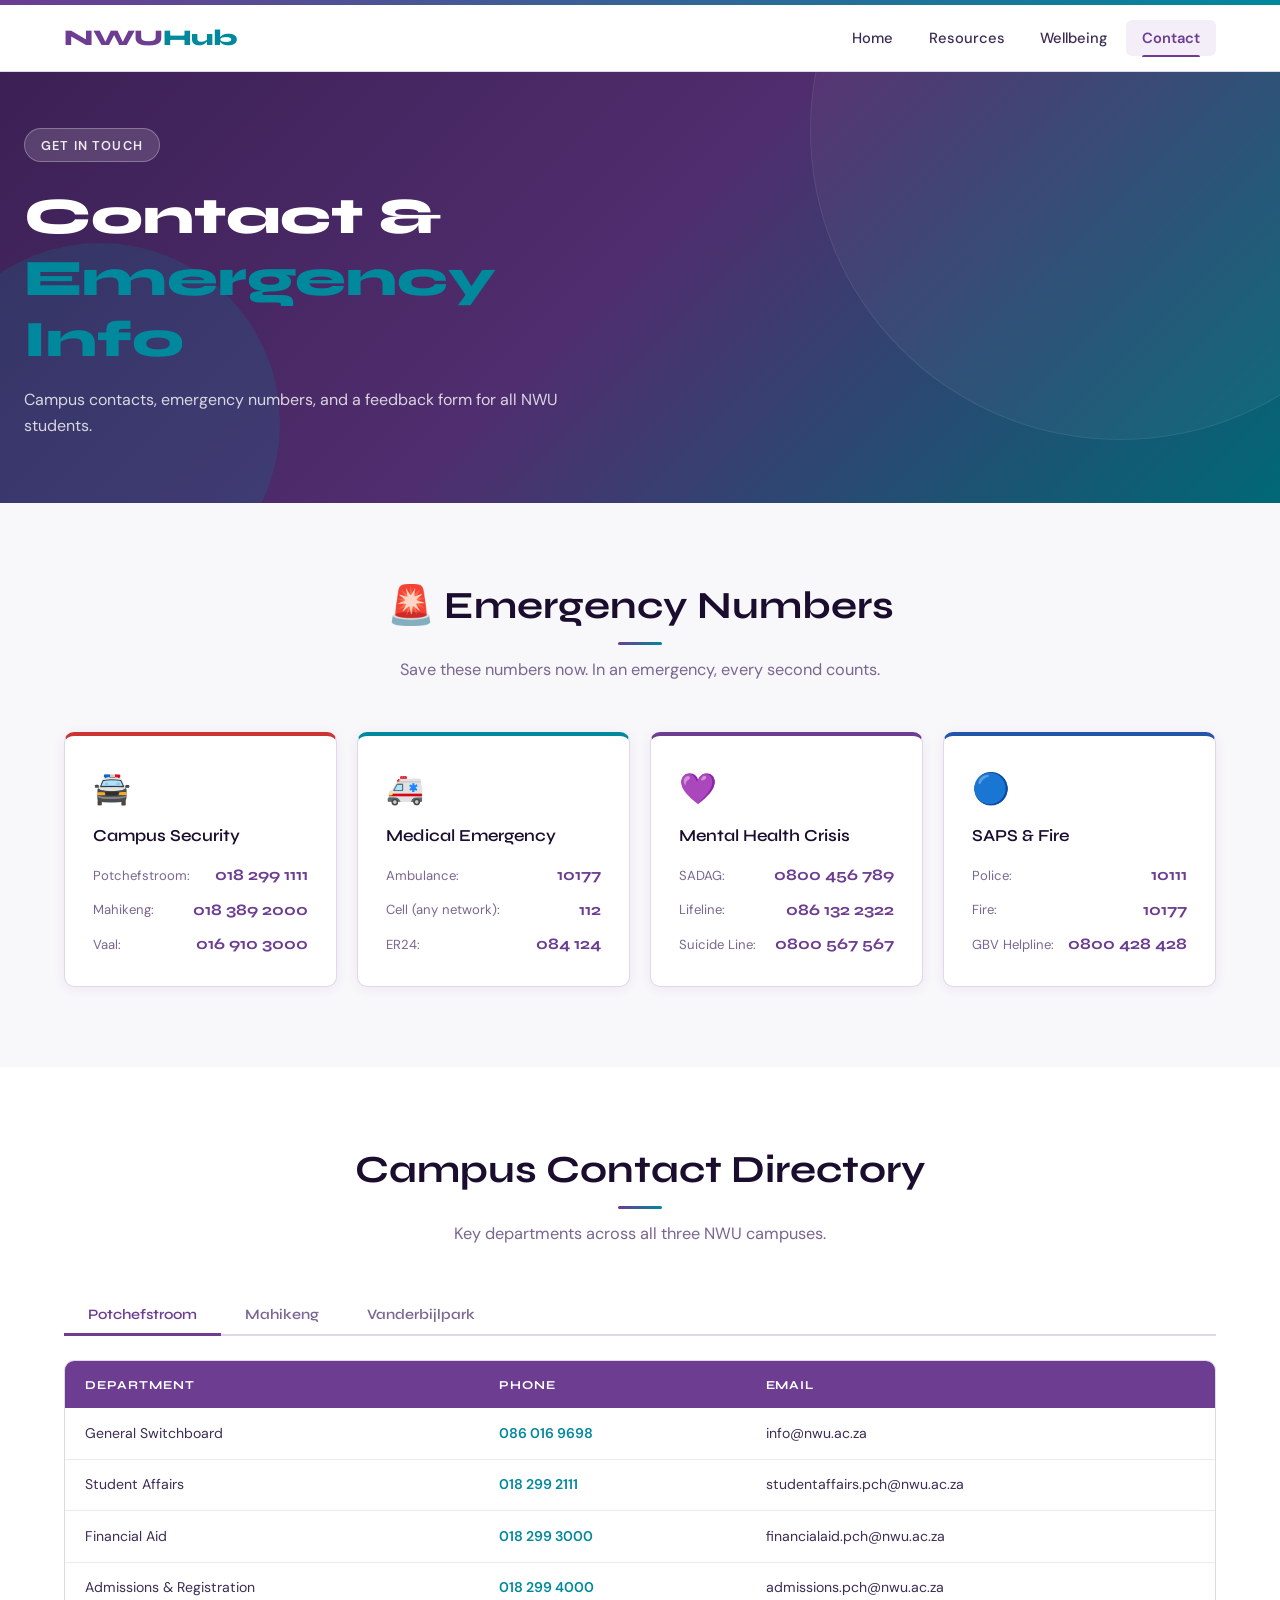
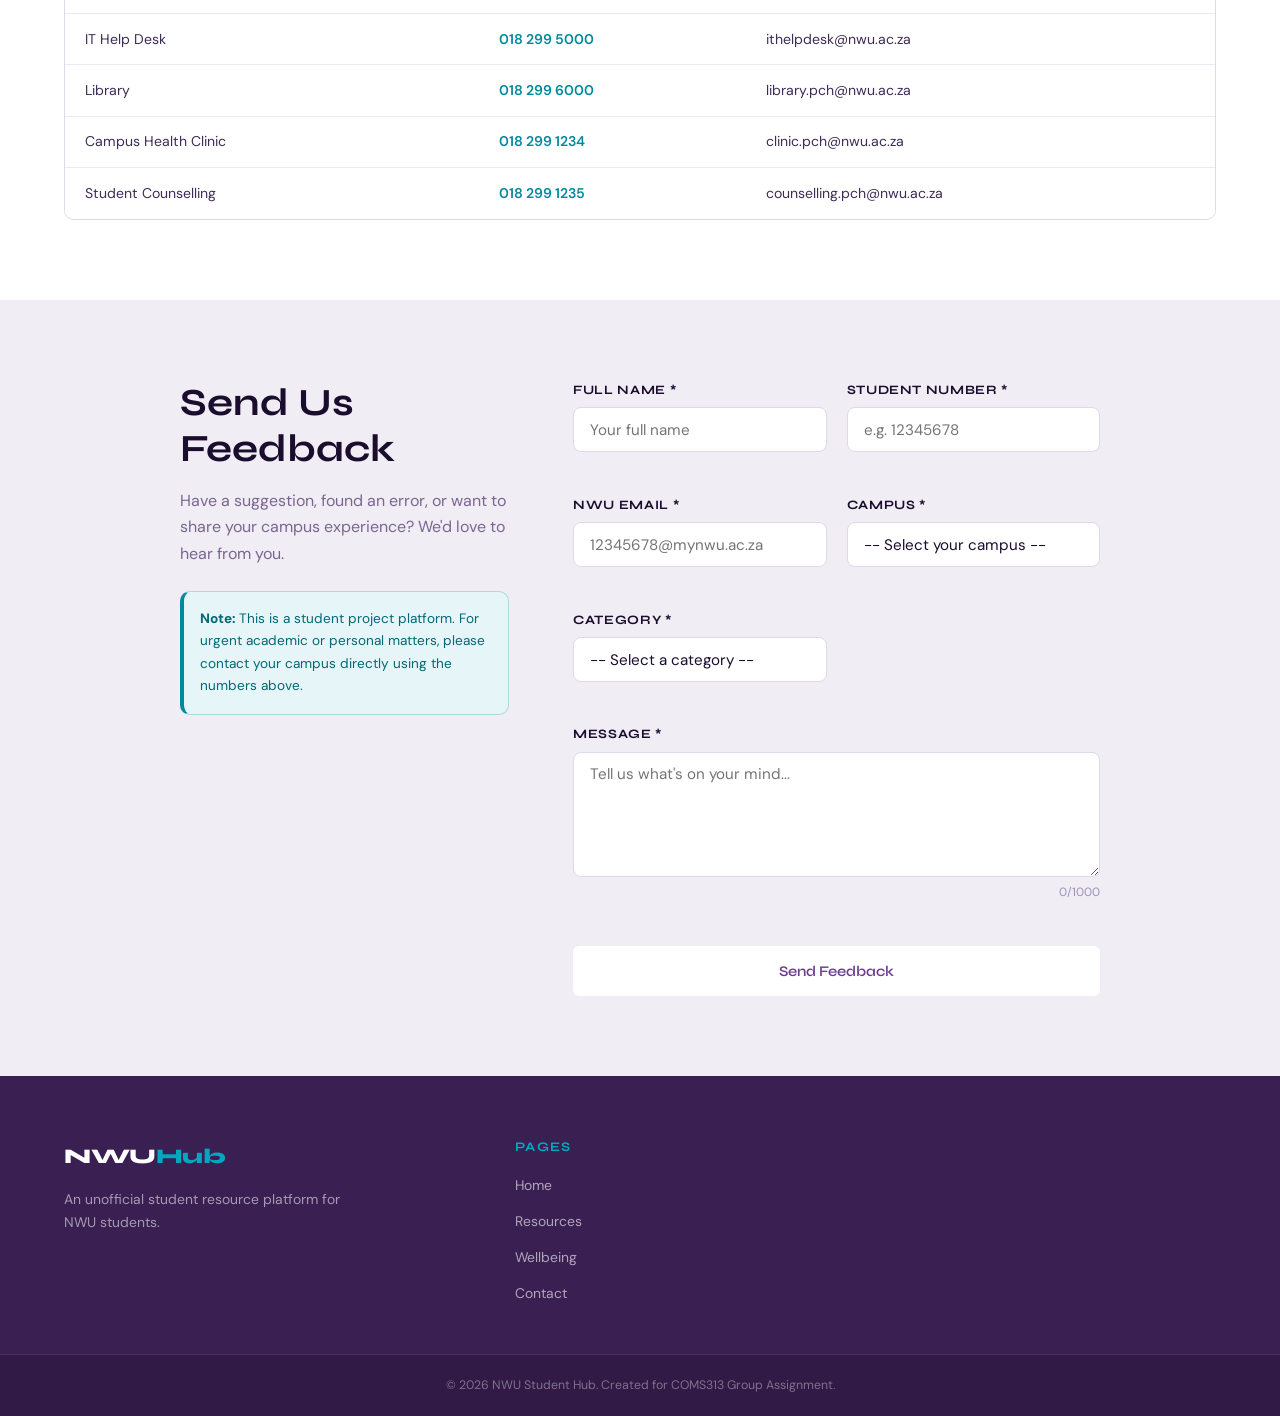
<file: Contact.html>
<!DOCTYPE html>
<html lang="en">
<head>
  <meta charset="UTF-8" />
  <meta name="viewport" content="width=device-width, initial-scale=1.0" />
  <title>Contact — NWU Student Hub</title>
  <link rel="stylesheet" href="Style.CSS" />
  <link href="https://fonts.googleapis.com/css2?family=Syne:wght@400;600;700;800&family=DM+Sans:ital,wght@0,300;0,400;0,500;1,300&display=swap" rel="stylesheet" />
</head>
<body>

  <nav class="navbar" id="navbar">
    <div class="nav-inner">
      <a href="index.html" class="nav-logo">NWU<span>Hub</span></a>
      <button class="hamburger" id="hamburger" aria-label="Toggle menu">
        <span></span><span></span><span></span>
      </button>
      <ul class="nav-links" id="navLinks">
        <li><a href="index.html">Home</a></li>
        <li><a href="Resources.html">Resources</a></li>
        <li><a href="Wellbeing.html">Wellbeing</a></li>
        <li><a href="Contact.html" class="active">Contact</a></li>
      </ul>
    </div>
  </nav>

  <header class="page-hero contact-hero">
    <div class="hero-bg-shapes">
      <div class="shape shape-1"></div>
      <div class="shape shape-2"></div>
    </div>
    <div class="hero-content">
      <span class="hero-tag">Get In Touch</span>
      <h1>Contact &amp;<br /><em>Emergency Info</em></h1>
      <p>Campus contacts, emergency numbers, and a feedback form for all NWU students.</p>
    </div>
  </header>

  <!-- EMERGENCY NUMBERS -->
  <section class="section emergency-section">
    <div class="container">
      <div class="section-header">
        <h2>🚨 Emergency Numbers</h2>
        <p>Save these numbers now. In an emergency, every second counts.</p>
      </div>
      <div class="emergency-grid">
        <div class="emerg-card red">
          <span class="emerg-icon">🚔</span>
          <h4>Campus Security</h4>
          <div class="emerg-numbers">
            <div><span>Potchefstroom:</span><a href="tel:0182991111">018 299 1111</a></div>
            <div><span>Mahikeng:</span><a href="tel:0183892000">018 389 2000</a></div>
            <div><span>Vaal:</span><a href="tel:0169103000">016 910 3000</a></div>
          </div>
        </div>
        <div class="emerg-card orange">
          <span class="emerg-icon">🚑</span>
          <h4>Medical Emergency</h4>
          <div class="emerg-numbers">
            <div><span>Ambulance:</span><a href="tel:10177">10177</a></div>
            <div><span>Cell (any network):</span><a href="tel:112">112</a></div>
            <div><span>ER24:</span><a href="tel:084124">084 124</a></div>
          </div>
        </div>
        <div class="emerg-card purple">
          <span class="emerg-icon">💜</span>
          <h4>Mental Health Crisis</h4>
          <div class="emerg-numbers">
            <div><span>SADAG:</span><a href="tel:0800456789">0800 456 789</a></div>
            <div><span>Lifeline:</span><a href="tel:0861322322">086 132 2322</a></div>
            <div><span>Suicide Line:</span><a href="tel:0800567567">0800 567 567</a></div>
          </div>
        </div>
        <div class="emerg-card blue">
          <span class="emerg-icon">🔵</span>
          <h4>SAPS & Fire</h4>
          <div class="emerg-numbers">
            <div><span>Police:</span><a href="tel:10111">10111</a></div>
            <div><span>Fire:</span><a href="tel:10177">10177</a></div>
            <div><span>GBV Helpline:</span><a href="tel:0800428428">0800 428 428</a></div>
          </div>
        </div>
      </div>
    </div>
  </section>

  <!-- CAMPUS CONTACTS -->
  <section class="section">
    <div class="container">
      <div class="section-header">
        <h2>Campus Contact Directory</h2>
        <p>Key departments across all three NWU campuses.</p>
      </div>
      <div class="contact-tabs">
        <button class="ct-tab active" data-ctab="potchefstroom">Potchefstroom</button>
        <button class="ct-tab" data-ctab="mahikeng">Mahikeng</button>
        <button class="ct-tab" data-ctab="vanderbijlpark">Vanderbijlpark</button>
      </div>

      <div class="ct-panel active" id="ct-potchefstroom">
        <div class="contact-table-wrap">
          <table class="contact-table">
            <thead><tr><th>Department</th><th>Phone</th><th>Email</th></tr></thead>
            <tbody>
              <tr><td>General Switchboard</td><td><a href="tel:0860169698">086 016 9698</a></td><td>info@nwu.ac.za</td></tr>
              <tr><td>Student Affairs</td><td><a href="tel:0182992111">018 299 2111</a></td><td>studentaffairs.pch@nwu.ac.za</td></tr>
              <tr><td>Financial Aid</td><td><a href="tel:0182993000">018 299 3000</a></td><td>financialaid.pch@nwu.ac.za</td></tr>
              <tr><td>Admissions & Registration</td><td><a href="tel:0182994000">018 299 4000</a></td><td>admissions.pch@nwu.ac.za</td></tr>
              <tr><td>IT Help Desk</td><td><a href="tel:0182995000">018 299 5000</a></td><td>ithelpdesk@nwu.ac.za</td></tr>
              <tr><td>Library</td><td><a href="tel:0182996000">018 299 6000</a></td><td>library.pch@nwu.ac.za</td></tr>
              <tr><td>Campus Health Clinic</td><td><a href="tel:0182991234">018 299 1234</a></td><td>clinic.pch@nwu.ac.za</td></tr>
              <tr><td>Student Counselling</td><td><a href="tel:0182991235">018 299 1235</a></td><td>counselling.pch@nwu.ac.za</td></tr>
            </tbody>
          </table>
        </div>
      </div>

      <div class="ct-panel" id="ct-mahikeng">
        <div class="contact-table-wrap">
          <table class="contact-table">
            <thead><tr><th>Department</th><th>Phone</th><th>Email</th></tr></thead>
            <tbody>
              <tr><td>General Switchboard</td><td><a href="tel:0183892000">018 389 2000</a></td><td>info@nwu.ac.za</td></tr>
              <tr><td>Student Affairs</td><td><a href="tel:0183892100">018 389 2100</a></td><td>studentaffairs.mah@nwu.ac.za</td></tr>
              <tr><td>Financial Aid</td><td><a href="tel:0183892200">018 389 2200</a></td><td>financialaid.mah@nwu.ac.za</td></tr>
              <tr><td>Admissions & Registration</td><td><a href="tel:0183892300">018 389 2300</a></td><td>admissions.mah@nwu.ac.za</td></tr>
              <tr><td>IT Help Desk</td><td><a href="tel:0183892400">018 389 2400</a></td><td>ithelpdesk@nwu.ac.za</td></tr>
              <tr><td>Library</td><td><a href="tel:0183892500">018 389 2500</a></td><td>library.mah@nwu.ac.za</td></tr>
              <tr><td>Campus Health Clinic</td><td><a href="tel:0183892100">018 389 2100</a></td><td>clinic.mah@nwu.ac.za</td></tr>
              <tr><td>Student Counselling</td><td><a href="tel:0183892222">018 389 2222</a></td><td>counselling.mah@nwu.ac.za</td></tr>
            </tbody>
          </table>
        </div>
      </div>

      <div class="ct-panel" id="ct-vanderbijlpark">
        <div class="contact-table-wrap">
          <table class="contact-table">
            <thead><tr><th>Department</th><th>Phone</th><th>Email</th></tr></thead>
            <tbody>
              <tr><td>General Switchboard</td><td><a href="tel:0169103000">016 910 3000</a></td><td>info@nwu.ac.za</td></tr>
              <tr><td>Student Affairs</td><td><a href="tel:0169103100">016 910 3100</a></td><td>studentaffairs.vaal@nwu.ac.za</td></tr>
              <tr><td>Financial Aid</td><td><a href="tel:0169103111">016 910 3111</a></td><td>financialaid.vaal@nwu.ac.za</td></tr>
              <tr><td>Admissions & Registration</td><td><a href="tel:0169103200">016 910 3200</a></td><td>admissions.vaal@nwu.ac.za</td></tr>
              <tr><td>IT Help Desk</td><td><a href="tel:0169103300">016 910 3300</a></td><td>ithelpdesk@nwu.ac.za</td></tr>
              <tr><td>Library</td><td><a href="tel:0169103400">016 910 3400</a></td><td>library.vaal@nwu.ac.za</td></tr>
              <tr><td>Campus Health Clinic</td><td><a href="tel:0169103200">016 910 3200</a></td><td>clinic.vaal@nwu.ac.za</td></tr>
              <tr><td>Student Counselling</td><td><a href="tel:0169103333">016 910 3333</a></td><td>counselling.vaal@nwu.ac.za</td></tr>
            </tbody>
          </table>
        </div>
      </div>
    </div>
  </section>

  <!-- CONTACT FORM -->
  <section class="section form-section">
    <div class="container">
      <div class="form-wrap">
        <div class="form-intro">
          <h2>Send Us Feedback</h2>
          <p>Have a suggestion, found an error, or want to share your campus experience? We'd love to hear from you.</p>
          <div class="form-note">
            <strong>Note:</strong> This is a student project platform. For urgent academic or personal matters, please contact your campus directly using the numbers above.
          </div>
        </div>
        <form class="contact-form" id="contactForm" novalidate>
          <div class="form-group">
            <label for="fullName">Full Name *</label>
            <input type="text" id="fullName" name="fullName" placeholder="Your full name" autocomplete="name" />
            <span class="field-error" id="nameError"></span>
          </div>
          <div class="form-group">
            <label for="studentNum">Student Number *</label>
            <input type="text" id="studentNum" name="studentNum" placeholder="e.g. 12345678" maxlength="8" />
            <span class="field-error" id="numError"></span>
          </div>
          <div class="form-group">
            <label for="email">NWU Email *</label>
            <input type="email" id="email" name="email" placeholder="12345678@mynwu.ac.za" autocomplete="email" />
            <span class="field-error" id="emailError"></span>
          </div>
          <div class="form-group">
            <label for="campus">Campus *</label>
            <select id="campus" name="campus">
              <option value="">-- Select your campus --</option>
              <option value="potchefstroom">Potchefstroom</option>
              <option value="mahikeng">Mahikeng</option>
              <option value="vanderbijlpark">Vanderbijlpark</option>
            </select>
            <span class="field-error" id="campusError"></span>
          </div>
          <div class="form-group">
            <label for="category">Category *</label>
            <select id="category" name="category">
              <option value="">-- Select a category --</option>
              <option value="suggestion">Suggestion</option>
              <option value="error">Report an Error</option>
              <option value="resource">Request a Resource</option>
              <option value="feedback">General Feedback</option>
            </select>
            <span class="field-error" id="catError"></span>
          </div>
          <div class="form-group full">
            <label for="message">Message *</label>
            <textarea id="message" name="message" rows="5" placeholder="Tell us what's on your mind..." maxlength="1000"></textarea>
            <span class="char-count"><span id="charCount">0</span>/1000</span>
            <span class="field-error" id="msgError"></span>
          </div>
          <div class="form-group full">
            <button type="submit" class="btn btn-primary btn-full" id="submitBtn">Send Feedback</button>
          </div>
          <div id="formSuccess" class="form-success hidden">
            ✅ Thank you! Your feedback has been submitted. We appreciate your input.
          </div>
        </form>
      </div>
    </div>
  </section>

  <footer class="footer">
    <div class="container footer-inner">
      <div class="footer-brand">
        <span class="nav-logo">NWU<span>Hub</span></span>
        <p>An unofficial student resource platform for NWU students.</p>
      </div>
      <div class="footer-links">
        <h5>Pages</h5>
        <ul>
          <li><a href="index.html">Home</a></li>
          <li><a href="Resources.html">Resources</a></li>
          <li><a href="Wellbeing.html">Wellbeing</a></li>
          <li><a href="Contact.html">Contact</a></li>
        </ul>
      </div>
    </div>
    <div class="footer-bottom">
      <p>© 2026 NWU Student Hub. Created for COMS313 Group Assignment.</p>
    </div>
  </footer>

  <script src="Contact.JS"></script>
  <script src="Main.JS"></script>
</body>
</html>
</file>
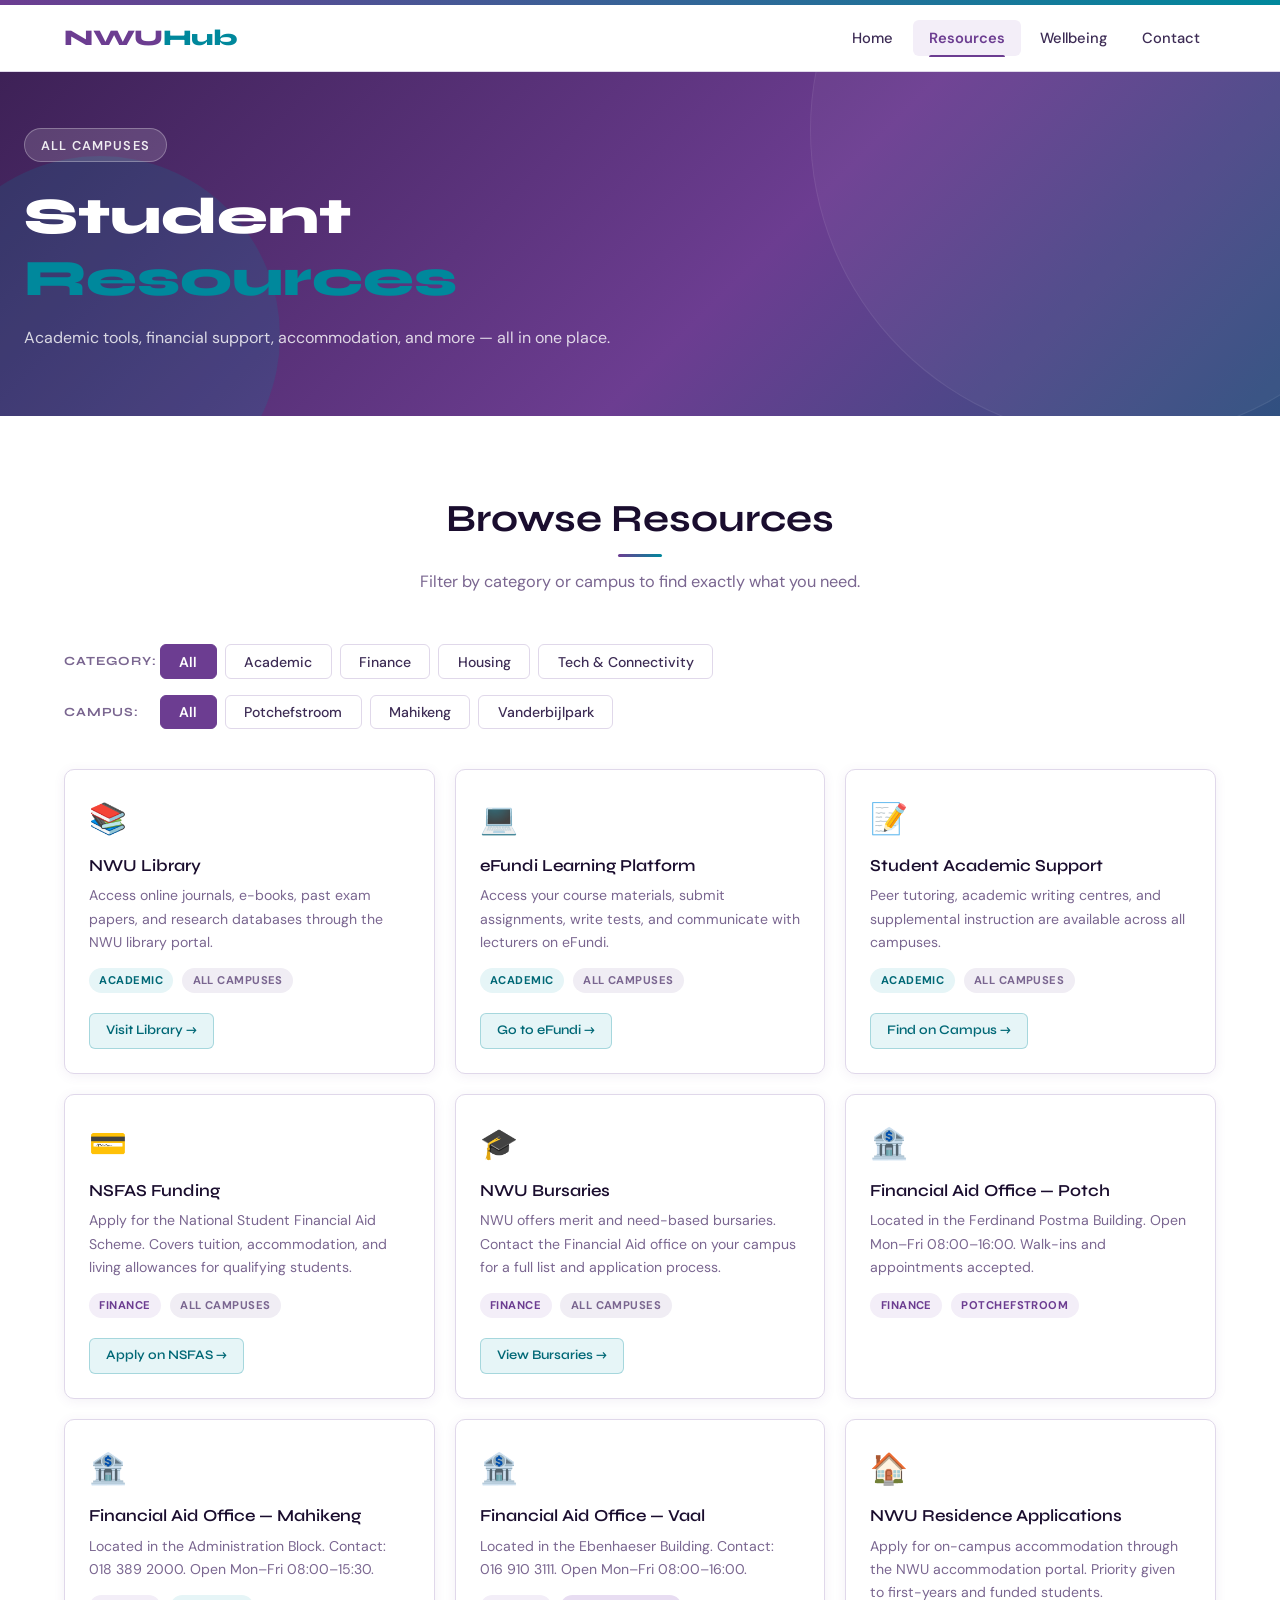
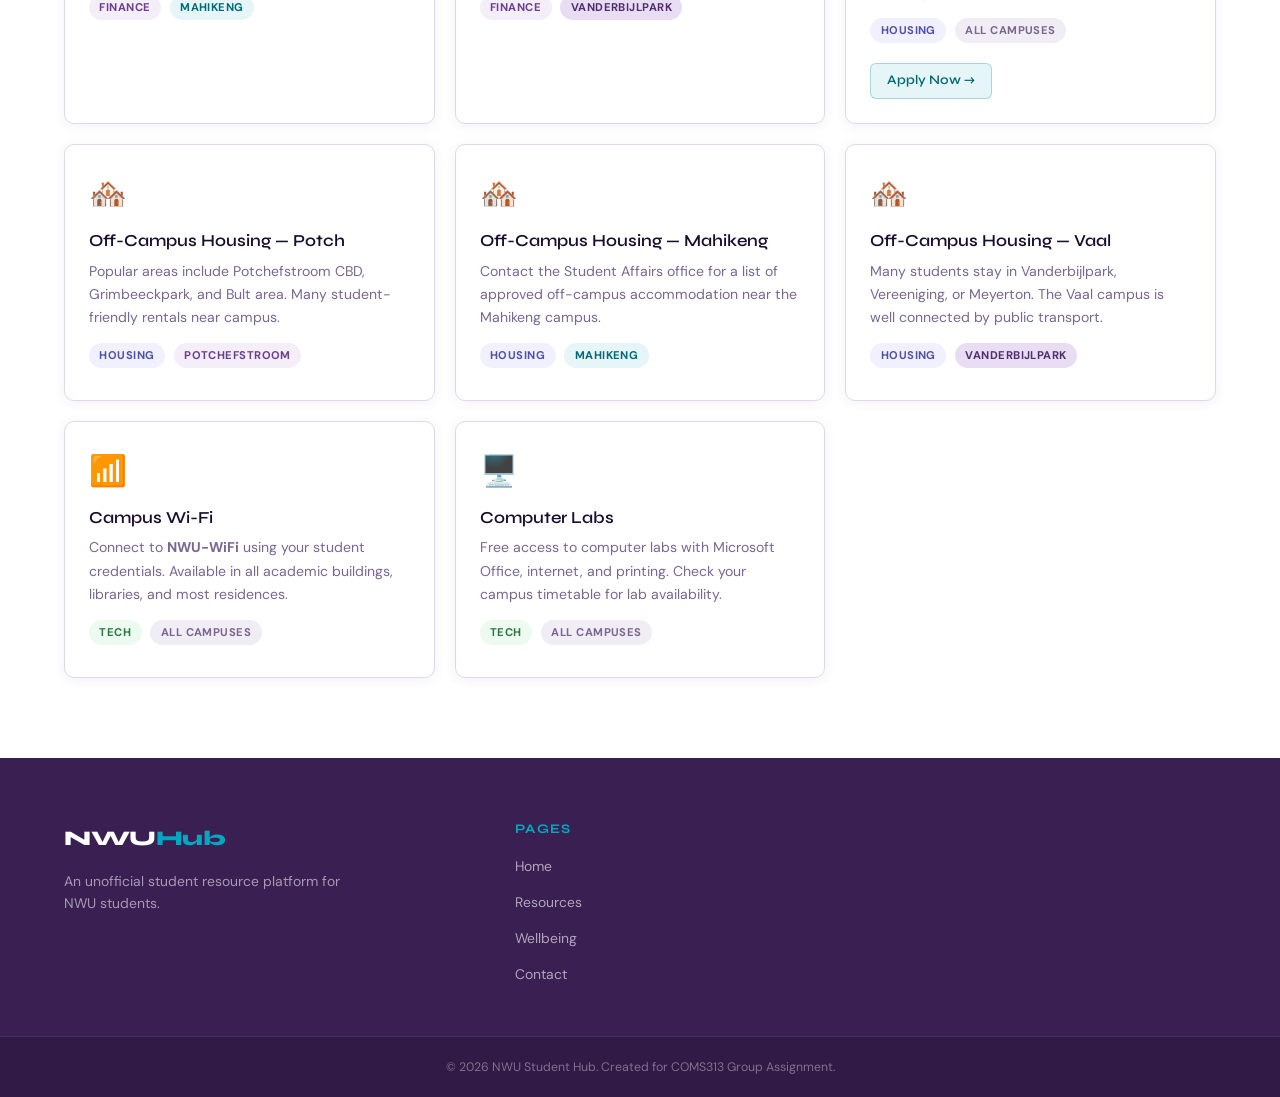
<file: Resources.html>
<!DOCTYPE html>
<html lang="en">
<head>
  <meta charset="UTF-8" />
  <meta name="viewport" content="width=device-width, initial-scale=1.0" />
  <title>Resources — NWU Student Hub</title>
  <link rel="stylesheet" href="Style.CSS" />
  <link href="https://fonts.googleapis.com/css2?family=Syne:wght@400;600;700;800&family=DM+Sans:ital,wght@0,300;0,400;0,500;1,300&display=swap" rel="stylesheet" />
</head>
<body>
 
  <nav class="navbar" id="navbar">
    <div class="nav-inner">
      <a href="../index.html" class="nav-logo">NWU<span>Hub</span></a>
      <button class="hamburger" id="hamburger" aria-label="Toggle menu">
        <span></span><span></span><span></span>
      </button>
      <ul class="nav-links" id="navLinks">
        <li><a href="index.html">Home</a></li>
        <li><a href="Resources.html" class="active">Resources</a></li>
        <li><a href="Wellbeing.html">Wellbeing</a></li>
        <li><a href="Contact.html">Contact</a></li>
      </ul>
    </div>
  </nav>
 
  <header class="page-hero resources-hero">
    <div class="hero-bg-shapes">
      <div class="shape shape-1"></div>
      <div class="shape shape-2"></div>
    </div>
    <div class="hero-content">
      <span class="hero-tag">All Campuses</span>
      <h1>Student <em>Resources</em></h1>
      <p>Academic tools, financial support, accommodation, and more — all in one place.</p>
    </div>
  </header>
 
  <!-- FILTER -->
  <section class="section">
    <div class="container">
      <div class="section-header">
        <h2>Browse Resources</h2>
        <p>Filter by category or campus to find exactly what you need.</p>
      </div>
 
      <div class="resource-filters">
        <div class="filter-row">
          <label>Category:</label>
          <div class="campus-filter">
            <button class="filter-btn active" data-cat="all">All</button>
            <button class="filter-btn" data-cat="academic">Academic</button>
            <button class="filter-btn" data-cat="finance">Finance</button>
            <button class="filter-btn" data-cat="housing">Housing</button>
            <button class="filter-btn" data-cat="tech">Tech & Connectivity</button>
          </div>
        </div>
        <div class="filter-row">
          <label>Campus:</label>
          <div class="campus-filter">
            <button class="filter-btn active" data-campus-filter="all">All</button>
            <button class="filter-btn" data-campus-filter="potchefstroom">Potchefstroom</button>
            <button class="filter-btn" data-campus-filter="mahikeng">Mahikeng</button>
            <button class="filter-btn" data-campus-filter="vanderbijlpark">Vanderbijlpark</button>
          </div>
        </div>
      </div>
 
      <div class="resource-grid" id="resourceGrid">
 
        <!-- ACADEMIC -->
        <div class="resource-card" data-cat="academic" data-campus="all" id="academic">
          <span class="res-icon">📚</span>
          <h4>NWU Library</h4>
          <p>Access online journals, e-books, past exam papers, and research databases through the NWU library portal.</p>
          <span class="res-tag academic-tag">Academic</span>
          <span class="res-tag all-campus-tag">All Campuses</span>
          <a href="https://library.nwu.ac.za" target="_blank" class="btn btn-sm">Visit Library →</a>
        </div>
 
        <div class="resource-card" data-cat="academic" data-campus="all">
          <span class="res-icon">💻</span>
          <h4>eFundi Learning Platform</h4>
          <p>Access your course materials, submit assignments, write tests, and communicate with lecturers on eFundi.</p>
          <span class="res-tag academic-tag">Academic</span>
          <span class="res-tag all-campus-tag">All Campuses</span>
          <a href="https://efundi.nwu.ac.za" target="_blank" class="btn btn-sm">Go to eFundi →</a>
        </div>
 
        <div class="resource-card" data-cat="academic" data-campus="all">
          <span class="res-icon">📝</span>
          <h4>Student Academic Support</h4>
          <p>Peer tutoring, academic writing centres, and supplemental instruction are available across all campuses.</p>
          <span class="res-tag academic-tag">Academic</span>
          <span class="res-tag all-campus-tag">All Campuses</span>
          <a href="https://services.nwu.ac.za/ctl" class="btn btn-sm">Find on Campus →</a>
        </div>
 
        <!-- FINANCE -->
        <div class="resource-card" data-cat="finance" data-campus="all" id="finance">
          <span class="res-icon">💳</span>
          <h4>NSFAS Funding</h4>
          <p>Apply for the National Student Financial Aid Scheme. Covers tuition, accommodation, and living allowances for qualifying students.</p>
          <span class="res-tag finance-tag">Finance</span>
          <span class="res-tag all-campus-tag">All Campuses</span>
          <a href="https://www.nsfas.org.za" target="_blank" class="btn btn-sm">Apply on NSFAS →</a>
        </div>
 
        <div class="resource-card" data-cat="finance" data-campus="all">
          <span class="res-icon">🎓</span>
          <h4>NWU Bursaries</h4>
          <p>NWU offers merit and need-based bursaries. Contact the Financial Aid office on your campus for a full list and application process.</p>
          <span class="res-tag finance-tag">Finance</span>
          <span class="res-tag all-campus-tag">All Campuses</span>
          <a href="https://www.nwu.ac.za/financial-aid" target="_blank" class="btn btn-sm">View Bursaries →</a>
        </div>
 
        <div class="resource-card" data-cat="finance" data-campus="potchefstroom">
          <span class="res-icon">🏦</span>
          <h4>Financial Aid Office — Potch</h4>
          <p>Located in the Ferdinand Postma Building. Open Mon–Fri 08:00–16:00. Walk-ins and appointments accepted.</p>
          <span class="res-tag finance-tag">Finance</span>
          <span class="res-tag pchef-tag">Potchefstroom</span>
        </div>
 
        <div class="resource-card" data-cat="finance" data-campus="mahikeng">
          <span class="res-icon">🏦</span>
          <h4>Financial Aid Office — Mahikeng</h4>
          <p>Located in the Administration Block. Contact: 018 389 2000. Open Mon–Fri 08:00–15:30.</p>
          <span class="res-tag finance-tag">Finance</span>
          <span class="res-tag mahik-tag">Mahikeng</span>
        </div>
 
        <div class="resource-card" data-cat="finance" data-campus="vanderbijlpark">
          <span class="res-icon">🏦</span>
          <h4>Financial Aid Office — Vaal</h4>
          <p>Located in the Ebenhaeser Building. Contact: 016 910 3111. Open Mon–Fri 08:00–16:00.</p>
          <span class="res-tag finance-tag">Finance</span>
          <span class="res-tag vander-tag">Vanderbijlpark</span>
        </div>
 
        <!-- HOUSING -->
        <div class="resource-card" data-cat="housing" data-campus="all" id="housing">
          <span class="res-icon">🏠</span>
          <h4>NWU Residence Applications</h4>
          <p>Apply for on-campus accommodation through the NWU accommodation portal. Priority given to first-years and funded students.</p>
          <span class="res-tag housing-tag">Housing</span>
          <span class="res-tag all-campus-tag">All Campuses</span>
          <a href="https://www.nwu.ac.za/accommodation" target="_blank" class="btn btn-sm">Apply Now →</a>
        </div>
 
        <div class="resource-card" data-cat="housing" data-campus="potchefstroom">
          <span class="res-icon">🏘️</span>
          <h4>Off-Campus Housing — Potch</h4>
          <p>Popular areas include Potchefstroom CBD, Grimbeeckpark, and Bult area. Many student-friendly rentals near campus.</p>
          <span class="res-tag housing-tag">Housing</span>
          <span class="res-tag pchef-tag">Potchefstroom</span>
        </div>
 
        <div class="resource-card" data-cat="housing" data-campus="mahikeng">
          <span class="res-icon">🏘️</span>
          <h4>Off-Campus Housing — Mahikeng</h4>
          <p>Contact the Student Affairs office for a list of approved off-campus accommodation near the Mahikeng campus.</p>
          <span class="res-tag housing-tag">Housing</span>
          <span class="res-tag mahik-tag">Mahikeng</span>
        </div>
 
        <div class="resource-card" data-cat="housing" data-campus="vanderbijlpark">
          <span class="res-icon">🏘️</span>
          <h4>Off-Campus Housing — Vaal</h4>
          <p>Many students stay in Vanderbijlpark, Vereeniging, or Meyerton. The Vaal campus is well connected by public transport.</p>
          <span class="res-tag housing-tag">Housing</span>
          <span class="res-tag vander-tag">Vanderbijlpark</span>
        </div>
 
        <!-- TECH -->
        <div class="resource-card" data-cat="tech" data-campus="all">
          <span class="res-icon">📶</span>
          <h4>Campus Wi-Fi</h4>
          <p>Connect to <strong>NWU-WiFi</strong> using your student credentials. Available in all academic buildings, libraries, and most residences.</p>
          <span class="res-tag tech-tag">Tech</span>
          <span class="res-tag all-campus-tag">All Campuses</span>
        </div>
 
        <div class="resource-card" data-cat="tech" data-campus="all">
          <span class="res-icon">🖥️</span>
          <h4>Computer Labs</h4>
          <p>Free access to computer labs with Microsoft Office, internet, and printing. Check your campus timetable for lab availability.</p>
          <span class="res-tag tech-tag">Tech</span>
          <span class="res-tag all-campus-tag">All Campuses</span>
        </div>
 
      </div>
    </div>
  </section>
 
  <footer class="footer">
    <div class="container footer-inner">
      <div class="footer-brand">
        <span class="nav-logo">NWU<span>Hub</span></span>
        <p>An unofficial student resource platform for NWU students.</p>
      </div>
      <div class="footer-links">
        <h5>Pages</h5>
        <ul>
          <li><a href="index.html">Home</a></li>
          <li><a href="Resources.html">Resources</a></li>
          <li><a href="Wellbeing.html">Wellbeing</a></li>
          <li><a href="Contact.html">Contact</a></li>
        </ul>
      </div>
    </div>
    <div class="footer-bottom">
      <p>© 2026 NWU Student Hub. Created for COMS313 Group Assignment.</p>
    </div>
  </footer>
 
  <script src="Resources.JS"></script>
  <script src="Main.JS"></script>
</body>
</html>
</file>
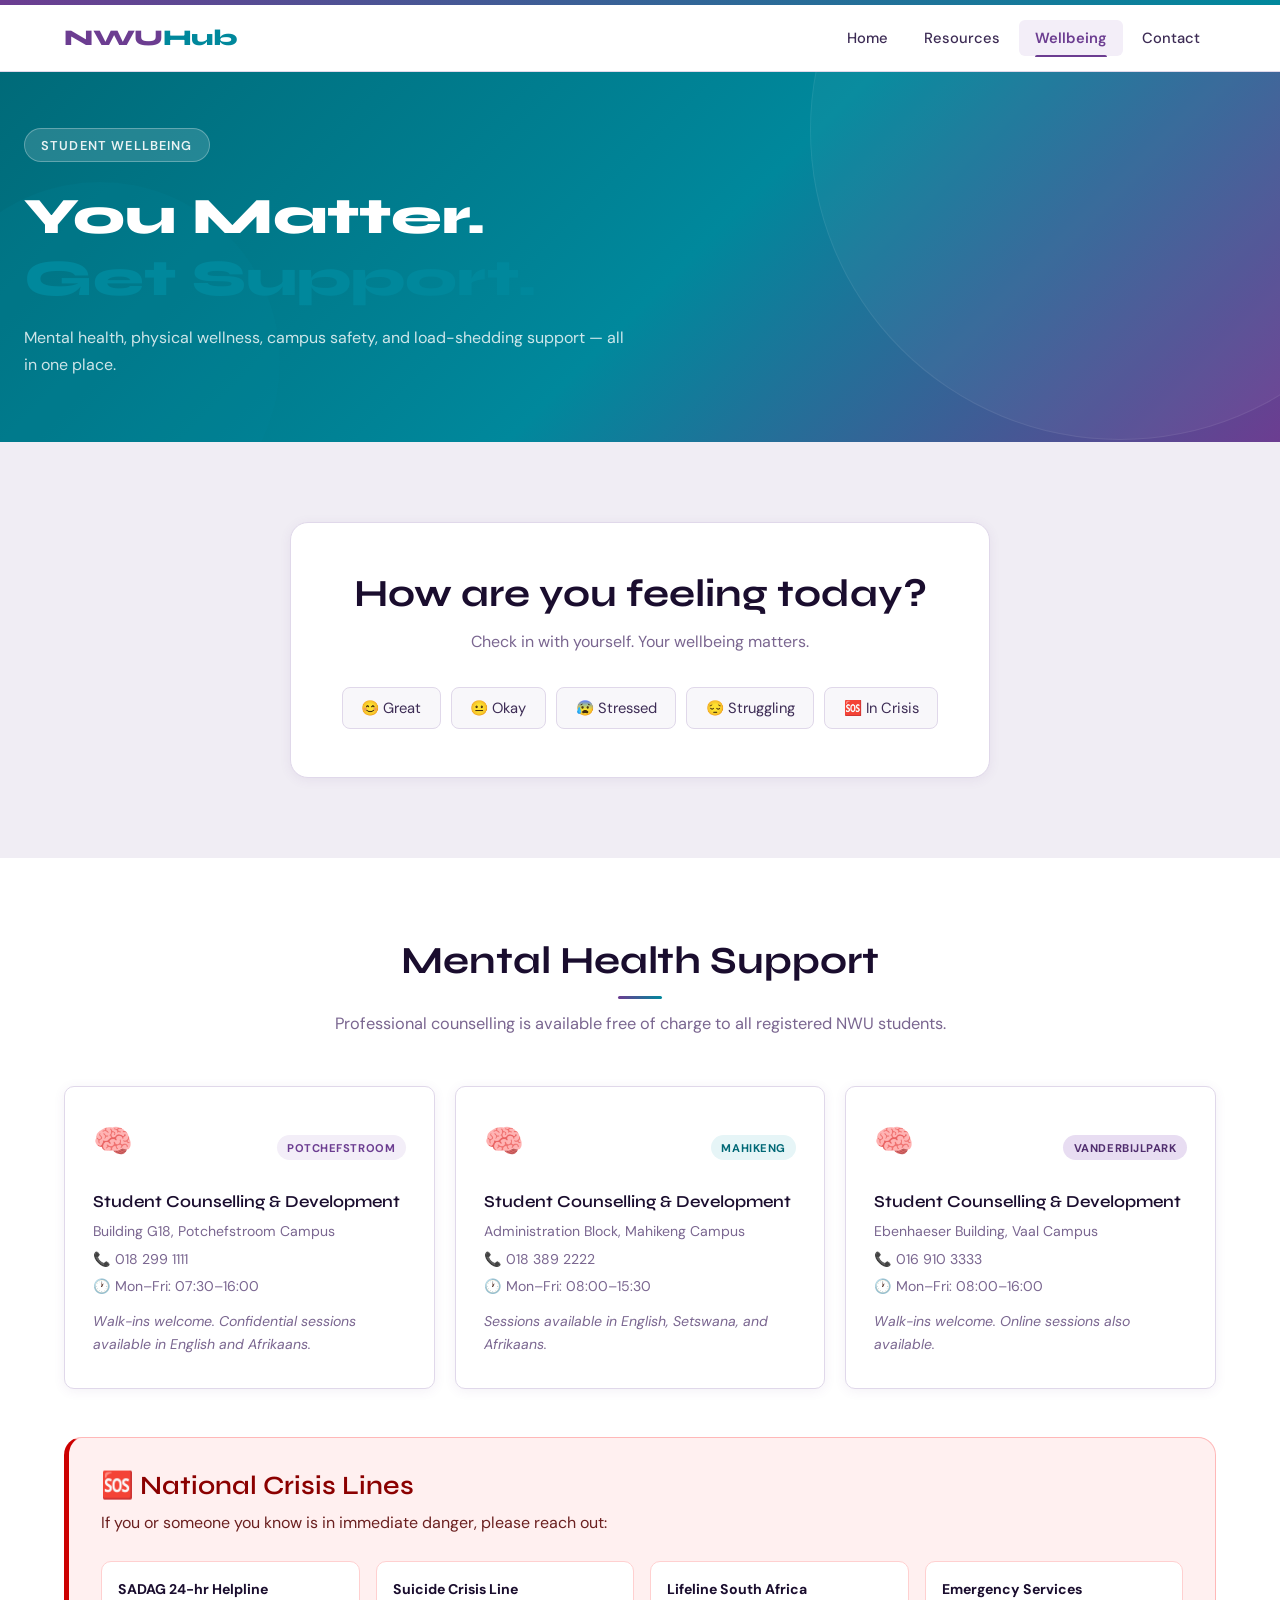
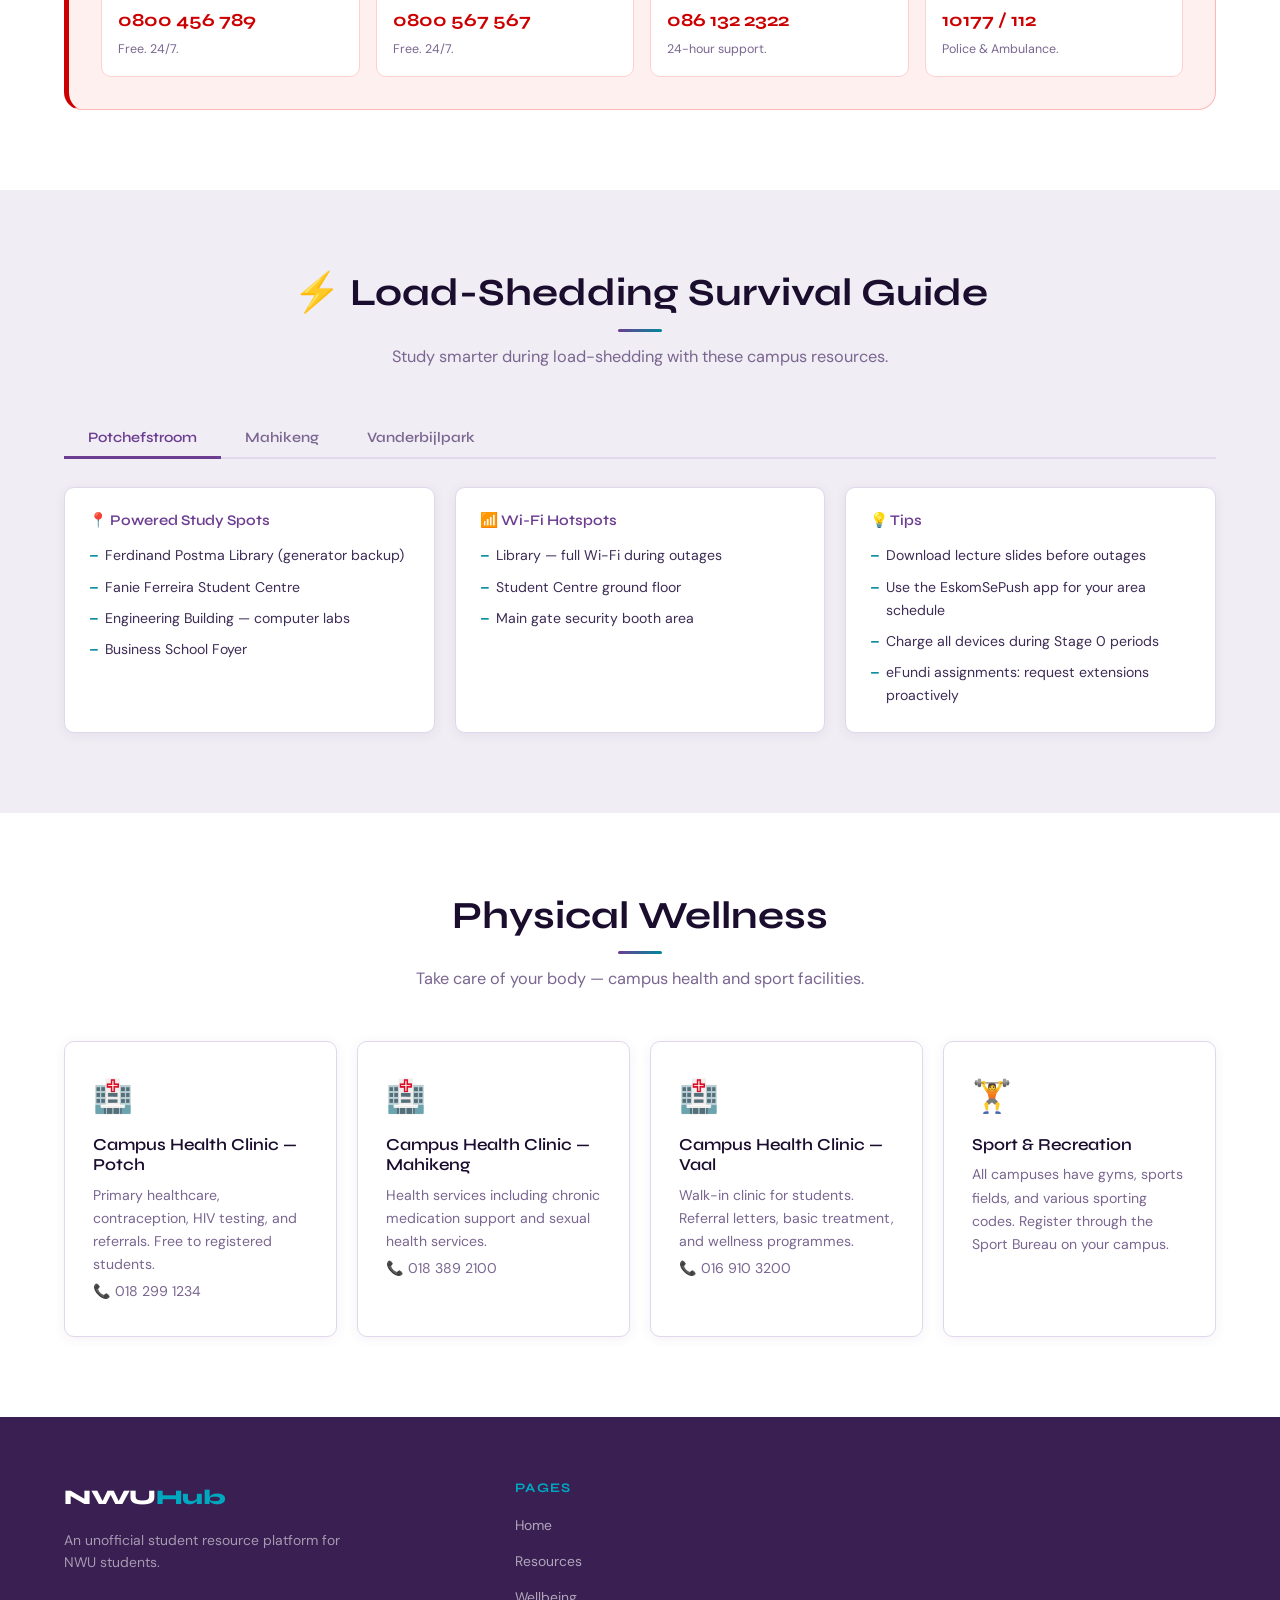
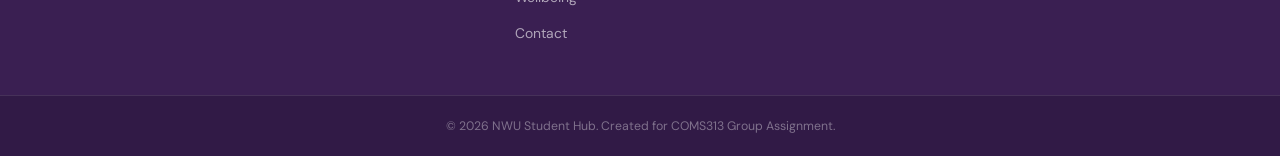
<file: Wellbeing.html>
<!DOCTYPE html>
<html lang="en">
<head>
  <meta charset="UTF-8" />
  <meta name="viewport" content="width=device-width, initial-scale=1.0" />
  <title>Wellbeing — NWU Student Hub</title>
  <link rel="stylesheet" href="Style.CSS" />
  <link href="https://fonts.googleapis.com/css2?family=Syne:wght@400;600;700;800&family=DM+Sans:ital,wght@0,300;0,400;0,500;1,300&display=swap" rel="stylesheet" />
</head>
<body>

  <nav class="navbar" id="navbar">
    <div class="nav-inner">
      <a href="index.html" class="nav-logo">NWU<span>Hub</span></a>
      <button class="hamburger" id="hamburger" aria-label="Toggle menu">
        <span></span><span></span><span></span>
      </button>
      <ul class="nav-links" id="navLinks">
        <li><a href="index.html">Home</a></li>
        <li><a href="Resources.html">Resources</a></li>
        <li><a href="Wellbeing.html" class="active">Wellbeing</a></li>
        <li><a href="Contact.html">Contact</a></li>
      </ul>
    </div>
  </nav>

  <header class="page-hero wellbeing-hero">
    <div class="hero-bg-shapes">
      <div class="shape shape-1"></div>
      <div class="shape shape-2"></div>
    </div>
    <div class="hero-content">
      <span class="hero-tag">Student Wellbeing</span>
      <h1>You Matter.<br /><em>Get Support.</em></h1>
      <p>Mental health, physical wellness, campus safety, and load-shedding support — all in one place.</p>
    </div>
  </header>

  <!-- MOOD CHECK-IN -->
  <section class="section mood-section">
    <div class="container">
      <div class="mood-card">
        <h2>How are you feeling today?</h2>
        <p>Check in with yourself. Your wellbeing matters.</p>
        <div class="mood-options" id="moodOptions">
          <button class="mood-btn" data-mood="great" title="Great">😊 Great</button>
          <button class="mood-btn" data-mood="okay" title="Okay">😐 Okay</button>
          <button class="mood-btn" data-mood="stressed" title="Stressed">😰 Stressed</button>
          <button class="mood-btn" data-mood="struggling" title="Struggling">😔 Struggling</button>
          <button class="mood-btn" data-mood="crisis" title="In Crisis">🆘 In Crisis</button>
        </div>
        <div id="moodResponse" class="mood-response hidden"></div>
      </div>
    </div>
  </section>

  <!-- MENTAL HEALTH -->
  <section class="section">
    <div class="container">
      <div class="section-header">
        <h2>Mental Health Support</h2>
        <p>Professional counselling is available free of charge to all registered NWU students.</p>
      </div>
      <div class="support-grid">
        <div class="support-card mental">
          <div class="support-top">
            <span class="support-icon">🧠</span>
            <span class="campus-badge pchef-tag">Potchefstroom</span>
          </div>
          <h4>Student Counselling & Development</h4>
          <p>Building G18, Potchefstroom Campus</p>
          <p>📞 018 299 1111</p>
          <p>🕐 Mon–Fri: 07:30–16:00</p>
          <p class="support-note">Walk-ins welcome. Confidential sessions available in English and Afrikaans.</p>
        </div>
        <div class="support-card mental">
          <div class="support-top">
            <span class="support-icon">🧠</span>
            <span class="campus-badge mahik-tag">Mahikeng</span>
          </div>
          <h4>Student Counselling & Development</h4>
          <p>Administration Block, Mahikeng Campus</p>
          <p>📞 018 389 2222</p>
          <p>🕐 Mon–Fri: 08:00–15:30</p>
          <p class="support-note">Sessions available in English, Setswana, and Afrikaans.</p>
        </div>
        <div class="support-card mental">
          <div class="support-top">
            <span class="support-icon">🧠</span>
            <span class="campus-badge vander-tag">Vanderbijlpark</span>
          </div>
          <h4>Student Counselling & Development</h4>
          <p>Ebenhaeser Building, Vaal Campus</p>
          <p>📞 016 910 3333</p>
          <p>🕐 Mon–Fri: 08:00–16:00</p>
          <p class="support-note">Walk-ins welcome. Online sessions also available.</p>
        </div>
      </div>

      <!-- NATIONAL CRISIS LINES -->
      <div class="crisis-box">
        <h3>🆘 National Crisis Lines</h3>
        <p>If you or someone you know is in immediate danger, please reach out:</p>
        <div class="crisis-grid">
          <div class="crisis-item">
            <strong>SADAG 24-hr Helpline</strong>
            <a href="tel:0800456789">0800 456 789</a>
            <span>Free. 24/7.</span>
          </div>
          <div class="crisis-item">
            <strong>Suicide Crisis Line</strong>
            <a href="tel:0800567567">0800 567 567</a>
            <span>Free. 24/7.</span>
          </div>
          <div class="crisis-item">
            <strong>Lifeline South Africa</strong>
            <a href="tel:0861322322">086 132 2322</a>
            <span>24-hour support.</span>
          </div>
          <div class="crisis-item">
            <strong>Emergency Services</strong>
            <a href="tel:10177">10177 / 112</a>
            <span>Police & Ambulance.</span>
          </div>
        </div>
      </div>
    </div>
  </section>

  <!-- LOAD SHEDDING GUIDE -->
  <section class="section loadshed-section" id="loadshedding">
    <div class="container">
      <div class="section-header">
        <h2>⚡ Load-Shedding Survival Guide</h2>
        <p>Study smarter during load-shedding with these campus resources.</p>
      </div>

      <div class="ls-tabs">
        <button class="ls-tab active" data-tab="potchefstroom">Potchefstroom</button>
        <button class="ls-tab" data-tab="mahikeng">Mahikeng</button>
        <button class="ls-tab" data-tab="vanderbijlpark">Vanderbijlpark</button>
      </div>

      <div class="ls-content" id="lsContent">
        <div class="ls-panel active" id="ls-potchefstroom">
          <div class="ls-grid">
            <div class="ls-card">
              <h4>📍 Powered Study Spots</h4>
              <ul>
                <li>Ferdinand Postma Library (generator backup)</li>
                <li>Fanie Ferreira Student Centre</li>
                <li>Engineering Building — computer labs</li>
                <li>Business School Foyer</li>
              </ul>
            </div>
            <div class="ls-card">
              <h4>📶 Wi-Fi Hotspots</h4>
              <ul>
                <li>Library — full Wi-Fi during outages</li>
                <li>Student Centre ground floor</li>
                <li>Main gate security booth area</li>
              </ul>
            </div>
            <div class="ls-card">
              <h4>💡 Tips</h4>
              <ul>
                <li>Download lecture slides before outages</li>
                <li>Use the EskomSePush app for your area schedule</li>
                <li>Charge all devices during Stage 0 periods</li>
                <li>eFundi assignments: request extensions proactively</li>
              </ul>
            </div>
          </div>
        </div>

        <div class="ls-panel" id="ls-mahikeng">
          <div class="ls-grid">
            <div class="ls-card">
              <h4>📍 Powered Study Spots</h4>
              <ul>
                <li>Main Campus Library</li>
                <li>Administration Block — lobby area</li>
                <li>Law Faculty computer lab</li>
              </ul>
            </div>
            <div class="ls-card">
              <h4>📶 Wi-Fi Hotspots</h4>
              <ul>
                <li>Library entrance — reliable signal</li>
                <li>Student Union building</li>
                <li>Cafeteria area (limited hours)</li>
              </ul>
            </div>
            <div class="ls-card">
              <h4>💡 Tips</h4>
              <ul>
                <li>Mahikeng uses Eskom Zone 4 — check schedule</li>
                <li>Some areas have 4–6 hour outages</li>
                <li>Power banks highly recommended</li>
                <li>Group study in library for shared resources</li>
              </ul>
            </div>
          </div>
        </div>

        <div class="ls-panel" id="ls-vanderbijlpark">
          <div class="ls-grid">
            <div class="ls-card">
              <h4>📍 Powered Study Spots</h4>
              <ul>
                <li>Vaal Campus Library (generator)</li>
                <li>Ebenhaeser Building computer labs</li>
                <li>Engineering Block — 24hr lab</li>
                <li>Student Cafeteria (backup power)</li>
              </ul>
            </div>
            <div class="ls-card">
              <h4>📶 Wi-Fi Hotspots</h4>
              <ul>
                <li>Library — full campus Wi-Fi backup</li>
                <li>Engineering courtyard</li>
                <li>Vaal Mall nearby (1.5km) — free Wi-Fi</li>
              </ul>
            </div>
            <div class="ls-card">
              <h4>💡 Tips</h4>
              <ul>
                <li>Vanderbijlpark often in Zone 2 or 6</li>
                <li>Industrial area means some grid priority</li>
                <li>Use offline study apps: Anki, Notion</li>
                <li>Check with residence office for generator hours</li>
              </ul>
            </div>
          </div>
        </div>
      </div>
    </div>
  </section>

  <!-- PHYSICAL WELLNESS -->
  <section class="section">
    <div class="container">
      <div class="section-header">
        <h2>Physical Wellness</h2>
        <p>Take care of your body — campus health and sport facilities.</p>
      </div>
      <div class="support-grid">
        <div class="support-card physical">
          <span class="support-icon">🏥</span>
          <h4>Campus Health Clinic — Potch</h4>
          <p>Primary healthcare, contraception, HIV testing, and referrals. Free to registered students.</p>
          <p>📞 018 299 1234</p>
        </div>
        <div class="support-card physical">
          <span class="support-icon">🏥</span>
          <h4>Campus Health Clinic — Mahikeng</h4>
          <p>Health services including chronic medication support and sexual health services.</p>
          <p>📞 018 389 2100</p>
        </div>
        <div class="support-card physical">
          <span class="support-icon">🏥</span>
          <h4>Campus Health Clinic — Vaal</h4>
          <p>Walk-in clinic for students. Referral letters, basic treatment, and wellness programmes.</p>
          <p>📞 016 910 3200</p>
        </div>
        <div class="support-card physical">
          <span class="support-icon">🏋️</span>
          <h4>Sport & Recreation</h4>
          <p>All campuses have gyms, sports fields, and various sporting codes. Register through the Sport Bureau on your campus.</p>
        </div>
      </div>
    </div>
  </section>

  <footer class="footer">
    <div class="container footer-inner">
      <div class="footer-brand">
        <span class="nav-logo">NWU<span>Hub</span></span>
        <p>An unofficial student resource platform for NWU students.</p>
      </div>
      <div class="footer-links">
        <h5>Pages</h5>
        <ul>
          <li><a href="index.html">Home</a></li>
          <li><a href="Resources.html">Resources</a></li>
          <li><a href="Wellbeing.html">Wellbeing</a></li>
          <li><a href="Contact.html">Contact</a></li>
        </ul>
      </div>
    </div>
    <div class="footer-bottom">
      <p>© 2026 NWU Student Hub. Created for COMS313 Group Assignment.</p>
    </div>
  </footer>

  <script src="Wellbeing.JS"></script>
  <script src="Main.JS"></script>
</body>
</html>
</file>
<file: Style.CSS>
:root {
  --purple:        #6C3D91;
  --purple-dark:   #502d6e;
  --purple-deeper: #3a1f52;
  --purple-light:  #8f5cb5;
  --purple-pale:   #f3eef8;
  --purple-mid:    #e8ddf2;

  --teal:          #00889C;
  --teal-dark:     #006876;
  --teal-light:    #00a8bf;
  --teal-pale:     #e6f5f7;

  --white:         #ffffff;
  --off-white:     #f8f7fa;
  --light-grey:    #f0edf4;
  --border:        #e0d8ea;
  --border-light:  #ede8f3;

  --text-dark:     #1a0d2e;
  --text-body:     #3d2c55;
  --text-muted:    #7a6690;
  --text-light:    #a090b8;

  --radius:        10px;
  --radius-lg:     18px;
  --shadow-sm:     0 2px 12px rgba(108,61,145,0.08);
  --shadow-md:     0 6px 28px rgba(108,61,145,0.14);
  --shadow-lg:     0 12px 48px rgba(108,61,145,0.18);
  --transition:    0.28s cubic-bezier(0.4, 0, 0.2, 1);
}

/* RESET */
*, *::before, *::after { box-sizing: border-box; margin: 0; padding: 0; }
html { scroll-behavior: smooth; }
body {
  font-family: 'DM Sans', sans-serif;
  background: var(--white);
  color: var(--text-body);
  line-height: 1.65;
  overflow-x: hidden;
}
img { max-width: 100%; display: flex; }
a { color: var(--teal); text-decoration: none; transition: color var(--transition); }
a:hover { color: var(--teal-dark); }
ul { list-style: none; }

h1, h2, h3, h4, h5 {
  font-family: 'Syne', sans-serif;
  line-height: 1.2;
  color: var(--text-dark);
}
h1 { font-size: clamp(2rem, 5.5vw, 4rem); font-weight: 800; }
h2 { font-size: clamp(1.5rem, 3vw, 2.5rem); font-weight: 700; }
h3 { font-size: clamp(1.15rem, 2.2vw, 1.65rem); font-weight: 600; }
h4 { font-size: 1.05rem; font-weight: 600; }
h5 { font-size: 0.82rem; font-weight: 700; text-transform: uppercase; letter-spacing: 0.1em; color: var(--text-muted); }
em { color: var(--teal); font-style: normal; }
p { color: var(--text-body); }

.container { max-width: 1200px; margin: 0 auto; padding: 0 1.5rem; }
.section { padding: 5rem 0; }
.section-header { text-align: center; margin-bottom: 3rem; }
.section-header p { margin-top: 0.75rem; font-size: 1.02rem; color: var(--text-muted); }
.section-header h2::after {
  content: '';
  display: block;
  width: 44px; height: 3px;
  background: linear-gradient(90deg, var(--purple), var(--teal));
  margin: 0.8rem auto 0;
  border-radius: 3px;
}

/* TOP STRIPE like nwu.ac.za */
body::before {
  content: '';
  display: block;
  height: 5px;
  background: linear-gradient(90deg, var(--purple) 0%, var(--teal) 100%);
  position: fixed;
  top: 0; left: 0; right: 0;
  z-index: 200;
}

/* ===== NAVBAR ===== */
.navbar {
  position: fixed;
  top: 5px; left: 0; right: 0;
  z-index: 100;
  background: var(--white);
  border-bottom: 1px solid var(--border);
  transition: box-shadow var(--transition);
}
.navbar.scrolled { box-shadow: var(--shadow-md); }
.nav-inner {
  max-width: 1200px;
  margin: 0 auto;
  padding: 0 1.5rem;
  display: flex;
  align-items: center;
  justify-content: space-between;
  height: 66px;
}
.nav-logo {
  font-family: 'Syne', sans-serif;
  font-size: 1.4rem;
  font-weight: 800;
  color: var(--purple);
  letter-spacing: -0.02em;
}
.nav-logo span { color: var(--teal); }
.nav-links { display: flex; gap: 0.2rem; align-items: center; }
.nav-links a {
  color: var(--text-body);
  font-size: 0.92rem;
  font-weight: 500;
  padding: 0.5rem 1rem;
  border-radius: 6px;
  transition: var(--transition);
  position: relative;
}
.nav-links a:hover { color: var(--purple); background: var(--purple-pale); }
.nav-links a.active {
  color: var(--purple);
  background: var(--purple-pale);
  font-weight: 600;
}
.nav-links a.active::after {
  content: '';
  position: absolute;
  bottom: -1px; left: 1rem; right: 1rem;
  height: 2px;
  background: var(--purple);
  border-radius: 2px 2px 0 0;
}

.hamburger {
  display: none;
  flex-direction: column;
  gap: 5px;
  background: none;
  border: none;
  cursor: pointer;
  padding: 6px;
}
.hamburger span {
  display: block;
  width: 24px; height: 2px;
  background: var(--purple);
  border-radius: 2px;
  transition: var(--transition);
}
.hamburger.open span:nth-child(1) { transform: translateY(7px) rotate(45deg); }
.hamburger.open span:nth-child(2) { opacity: 0; }
.hamburger.open span:nth-child(3) { transform: translateY(-7px) rotate(-45deg); }

/* ===== HERO ===== */
.hero {
  min-height: 92vh;
  display: flex;
  align-items: center;
  padding: 8rem 1.5rem 5rem;
  position: relative;
  overflow: hidden;
  background: linear-gradient(135deg, var(--purple-deeper) 0%, var(--purple) 55%, var(--teal-dark) 100%);
}
.hero-bg-shapes { position: absolute; inset: 0; overflow: hidden; pointer-events: none; }
.shape { position: absolute; border-radius: 50%; }
.shape-1 {
  width: 620px; height: 620px;
  background: rgba(255,255,255,0.04);
  border: 1px solid rgba(255,255,255,0.07);
  top: -180px; right: -150px;
  animation: float 9s ease-in-out infinite;
}
.shape-2 {
  width: 360px; height: 360px;
  background: rgba(0,136,156,0.18);
  bottom: -100px; left: -80px;
  animation: float 12s ease-in-out infinite reverse;
}
.shape-3 {
  width: 160px; height: 160px;
  background: rgba(255,255,255,0.06);
  top: 55%; left: 42%;
  animation: float 7s ease-in-out infinite;
}
@keyframes float {
  0%, 100% { transform: translateY(0); }
  50% { transform: translateY(-26px); }
}
.hero-content {
  max-width: 680px;
  position: relative;
  z-index: 2;
  animation: fadeUp 0.8s ease both;
}
@keyframes fadeUp {
  from { opacity: 0; transform: translateY(36px); }
  to { opacity: 1; transform: translateY(0); }
}
.hero-tag {
  display: inline-block;
  background: rgba(255,255,255,0.14);
  border: 1px solid rgba(255,255,255,0.28);
  color: rgba(255,255,255,0.92);
  padding: 0.35rem 1rem;
  border-radius: 100px;
  font-size: 0.8rem;
  font-weight: 600;
  letter-spacing: 0.09em;
  text-transform: uppercase;
  margin-bottom: 1.5rem;
}
.hero h1 { color: var(--white); margin-bottom: 1.25rem; }
.hero p { color: rgba(255,255,255,0.8); font-size: 1.1rem; margin-bottom: 2.5rem; max-width: 500px; }
.hero-btns { display: flex; gap: 1rem; flex-wrap: wrap; }

.hero-badge {
  position: absolute;
  right: 6%; bottom: 8%;
  display: flex; flex-direction: column; align-items: center; gap: 2px;
  opacity: 0.2; z-index: 2;
}
.hero-badge span { font-size: 0.62rem; text-transform: uppercase; letter-spacing: 0.12em; color: var(--white); }
.hero-badge strong { font-family: 'Syne', sans-serif; font-size: 3rem; font-weight: 800; color: var(--white); line-height: 1; }

/* PAGE HEROES */
.page-hero {
  min-height: 42vh;
  display: flex;
  align-items: center;
  padding: 8rem 1.5rem 4rem;
  position: relative;
  overflow: hidden;
}
.resources-hero { background: linear-gradient(135deg, var(--purple-deeper) 0%, var(--purple) 60%, #305080 100%); }
.wellbeing-hero  { background: linear-gradient(135deg, var(--teal-dark) 0%, var(--teal) 55%, var(--purple) 100%); }
.contact-hero    { background: linear-gradient(135deg, var(--purple-deeper) 0%, var(--purple-dark) 50%, var(--teal-dark) 100%); }
.page-hero .hero-content { max-width: 600px; position: relative; z-index: 2; animation: fadeUp 0.7s ease both; }
.page-hero h1 { font-size: clamp(1.9rem, 4.5vw, 3.2rem); margin-bottom: 1rem; color: var(--white); }
.page-hero p { color: rgba(255,255,255,0.8); }
.page-hero .hero-tag { color: rgba(255,255,255,0.9); }

/* ===== BUTTONS ===== */
.btn {
  display: inline-flex;
  align-items: center;
  gap: 0.5rem;
  padding: 0.75rem 1.75rem;
  border-radius: 6px;
  font-family: 'Syne', sans-serif;
  font-size: 0.92rem;
  font-weight: 600;
  cursor: pointer;
  transition: var(--transition);
  border: 2px solid transparent;
  text-decoration: none;
}
.btn-primary {
  background: var(--white);
  color: var(--purple);
  border-color: var(--white);
}
.btn-primary:hover {
  background: var(--purple-pale);
  color: var(--purple-dark);
  border-color: var(--purple-pale);
  transform: translateY(-2px);
  box-shadow: 0 6px 20px rgba(0,0,0,0.15);
}
.btn-outline {
  background: transparent;
  color: var(--white);
  border-color: rgba(255,255,255,0.5);
}
.btn-outline:hover {
  background: rgba(255,255,255,0.12);
  border-color: var(--white);
  color: var(--white);
  transform: translateY(-2px);
}
.btn-purple {
  background: var(--purple);
  color: var(--white);
  border-color: var(--purple);
}
.btn-purple:hover {
  background: var(--purple-dark);
  border-color: var(--purple-dark);
  color: var(--white);
  transform: translateY(-2px);
  box-shadow: var(--shadow-md);
}
.btn-teal {
  background: var(--teal);
  color: var(--white);
  border-color: var(--teal);
}
.btn-teal:hover {
  background: var(--teal-dark);
  border-color: var(--teal-dark);
  color: var(--white);
  transform: translateY(-2px);
}
.btn-card {
  background: transparent;
  color: var(--purple);
  border: none;
  padding: 0.45rem 0;
  font-size: 0.9rem;
  font-family: 'Syne', sans-serif;
  font-weight: 700;
  cursor: pointer;
  transition: var(--transition);
}
.btn-card:hover { color: var(--teal); }
.btn-sm {
  padding: 0.4rem 1rem;
  font-size: 0.82rem;
  background: var(--teal-pale);
  color: var(--teal-dark);
  border: 1.5px solid rgba(0,136,156,0.28);
  border-radius: 6px;
  display: inline-block;
  margin-top: 0.75rem;
  transition: var(--transition);
  font-weight: 600;
}
.btn-sm:hover { background: var(--teal); color: var(--white); border-color: var(--teal); }
.btn-full { width: 100%; justify-content: center; padding: 0.9rem; }

/* ===== SEARCH ===== */
.search-section {
  padding: 2rem 0;
  background: var(--off-white);
  border-bottom: 1px solid var(--border);
}
.search-wrap {
  display: flex;
  gap: 0.75rem;
  align-items: center;
  background: var(--white);
  border: 1.5px solid var(--border);
  border-radius: 8px;
  padding: 0.4rem 0.4rem 0.4rem 1.25rem;
  box-shadow: var(--shadow-sm);
  transition: border-color var(--transition), box-shadow var(--transition);
}
.search-wrap:focus-within {
  border-color: var(--purple);
  box-shadow: 0 0 0 3px rgba(108,61,145,0.12);
}
.search-icon { font-size: 1rem; color: var(--text-muted); }
.search-wrap input {
  flex: 1;
  background: none;
  border: none;
  outline: none;
  color: var(--text-dark);
  font-family: 'DM Sans', sans-serif;
  font-size: 0.98rem;
}
.search-wrap input::placeholder { color: var(--text-light); }
.search-results {
  margin-top: 0.75rem;
  padding: 0.75rem;
  background: var(--white);
  border-radius: var(--radius);
  border: 1px solid var(--border);
  box-shadow: var(--shadow-md);
}
.search-results.hidden { display: none; }
.search-result-item {
  padding: 0.65rem 0.85rem;
  border-radius: 6px;
  cursor: pointer;
  transition: background var(--transition);
  border-bottom: 1px solid var(--border-light);
}
.search-result-item:last-child { border-bottom: none; }
.search-result-item:hover { background: var(--purple-pale); }
.search-result-item strong { color: var(--purple); display: block; font-size: 0.88rem; }
.search-result-item span { font-size: 0.8rem; color: var(--text-muted); }

/* ===== FILTER BUTTONS ===== */
.campus-filter {
  display: flex;
  gap: 0.5rem;
  flex-wrap: wrap;
  justify-content: center;
  margin-bottom: 2.5rem;
}
.filter-btn {
  padding: 0.45rem 1.15rem;
  border-radius: 6px;
  background: var(--white);
  color: var(--text-body);
  border: 1.5px solid var(--border);
  font-family: 'DM Sans', sans-serif;
  font-size: 0.88rem;
  font-weight: 500;
  cursor: pointer;
  transition: var(--transition);
}
.filter-btn:hover { border-color: var(--purple); color: var(--purple); background: var(--purple-pale); }
.filter-btn.active {
  background: var(--purple);
  color: var(--white);
  border-color: var(--purple);
  font-weight: 600;
}

/* ===== CAMPUS CARDS ===== */
.campus-grid {
  display: grid;
  grid-template-columns: repeat(auto-fit, minmax(300px, 1fr));
  gap: 1.5rem;
}
.campus-card {
  background: var(--white);
  border: 1px solid var(--border);
  border-radius: var(--radius-lg);
  overflow: hidden;
  box-shadow: var(--shadow-sm);
  transition: transform var(--transition), box-shadow var(--transition);
}
.campus-card:hover { transform: translateY(-5px); box-shadow: var(--shadow-lg); }
.campus-card.hidden { display: none; }
.card-accent { height: 5px; }
.pchef   { background: linear-gradient(90deg, var(--purple), var(--purple-light)); }
.mahik   { background: linear-gradient(90deg, var(--teal), var(--teal-light)); }
.vander  { background: linear-gradient(90deg, var(--purple-dark), var(--teal)); }
.card-body { padding: 1.75rem; }
.campus-tag {
  display: inline-block;
  font-size: 0.7rem;
  font-weight: 700;
  text-transform: uppercase;
  letter-spacing: 0.1em;
  color: var(--text-muted);
  margin-bottom: 0.5rem;
}
.card-body h3 { color: var(--text-dark); margin-bottom: 0.65rem; }
.card-body p { font-size: 0.9rem; color: var(--text-muted); margin-bottom: 1.25rem; }
.card-stats {
  display: flex;
  gap: 1.5rem;
  margin-bottom: 1.5rem;
  padding: 1rem;
  background: var(--off-white);
  border-radius: 8px;
}
.card-stats li { display: flex; flex-direction: column; }
.card-stats strong { font-family: 'Syne', sans-serif; font-size: 1.35rem; color: var(--purple); }
.card-stats span { font-size: 0.78rem; color: var(--text-muted); }

/* ===== QUICK LINKS ===== */
.quick-section { background: var(--light-grey); }
.quick-grid {
  display: grid;
  grid-template-columns: repeat(auto-fit, minmax(180px, 1fr));
  gap: 1rem;
}
.quick-card {
  background: var(--white);
  border: 1px solid var(--border);
  border-radius: var(--radius);
  padding: 1.5rem 1.25rem;
  text-align: center;
  transition: var(--transition);
  display: block;
  color: inherit;
  box-shadow: var(--shadow-sm);
}
.quick-card:hover {
  border-color: var(--teal);
  transform: translateY(-4px);
  box-shadow: 0 8px 24px rgba(0,136,156,0.15);
}
.quick-icon { font-size: 1.9rem; margin-bottom: 0.65rem; }
.quick-card h4 { font-size: 0.9rem; color: var(--text-dark); margin-bottom: 0.3rem; }
.quick-card p { font-size: 0.78rem; color: var(--text-muted); }

/* ===== TICKER ===== */
.ticker-section {
  display: flex;
  align-items: center;
  background: var(--purple);
  overflow: hidden;
  padding: 0.8rem 0;
}
.ticker-label {
  background: var(--teal);
  color: var(--white);
  padding: 0.3rem 1.1rem;
  font-family: 'Syne', sans-serif;
  font-size: 0.76rem;
  font-weight: 700;
  white-space: nowrap;
  flex-shrink: 0;
  margin-right: 1.5rem;
  letter-spacing: 0.07em;
  text-transform: uppercase;
}
.ticker-track { flex: 1; overflow: hidden; }
.ticker-content {
  display: flex;
  gap: 3rem;
  white-space: nowrap;
  animation: ticker 30s linear infinite;
  font-size: 0.86rem;
  color: rgba(255,255,255,0.82);
}
.ticker-content span { flex-shrink: 0; }
@keyframes ticker {
  from { transform: translateX(0); }
  to { transform: translateX(-50%); }
}

/* ===== FAQ ===== */
.faq-section { background: var(--off-white); }
.faq-list { max-width: 760px; margin: 0 auto; }
.faq-item {
  background: var(--white);
  border: 1px solid var(--border);
  border-radius: var(--radius);
  margin-bottom: 0.65rem;
  overflow: hidden;
}
.faq-q {
  width: 100%;
  text-align: left;
  background: none;
  border: none;
  color: var(--text-dark);
  font-family: 'Syne', sans-serif;
  font-size: 0.96rem;
  font-weight: 600;
  padding: 1.15rem 1.5rem;
  cursor: pointer;
  display: flex;
  justify-content: space-between;
  align-items: center;
  transition: color var(--transition), background var(--transition);
}
.faq-q:hover { color: var(--purple); background: var(--purple-pale); }
.faq-item.open .faq-q { color: var(--purple); background: var(--purple-pale); }
.faq-arrow { transition: transform var(--transition); font-size: 1rem; flex-shrink: 0; color: var(--text-muted); }
.faq-item.open .faq-arrow { transform: rotate(180deg); color: var(--purple); }
.faq-a { max-height: 0; overflow: hidden; transition: max-height 0.4s ease, padding 0.3s ease; }
.faq-item.open .faq-a { max-height: 300px; padding: 0 1.5rem 1.25rem; }
.faq-a p { font-size: 0.9rem; color: var(--text-body); }
.faq-a a { color: var(--teal); font-weight: 600; }
.faq-a a:hover { color: var(--teal-dark); }

/* ===== MODAL ===== */
.modal-overlay {
  display: none;
  position: fixed;
  inset: 0;
  background: rgba(58,31,82,0.6);
  z-index: 200;
  align-items: center;
  justify-content: center;
  padding: 1.5rem;
  backdrop-filter: blur(5px);
}
.modal-overlay.open { display: flex; }
.modal-box {
  background: var(--white);
  border-radius: var(--radius-lg);
  max-width: 600px;
  width: 100%;
  padding: 2.5rem;
  position: relative;
  animation: fadeUp 0.3s ease both;
  max-height: 90vh;
  overflow-y: auto;
  box-shadow: var(--shadow-lg);
}
.modal-close {
  position: absolute;
  top: 1rem; right: 1rem;
  background: var(--light-grey);
  border: none;
  color: var(--text-body);
  width: 32px; height: 32px;
  border-radius: 50%;
  cursor: pointer;
  font-size: 0.85rem;
  display: flex; align-items: center; justify-content: center;
  transition: background var(--transition);
}
.modal-close:hover { background: var(--purple-mid); color: var(--purple); }
.modal-campus-tag {
  display: inline-block;
  padding: 0.3rem 0.9rem;
  border-radius: 100px;
  font-size: 0.75rem;
  font-weight: 700;
  margin-bottom: 1rem;
  text-transform: uppercase;
  letter-spacing: 0.07em;
}
.modal-campus-tag.pchef  { background: var(--purple-pale); color: var(--purple); }
.modal-campus-tag.mahik  { background: var(--teal-pale); color: var(--teal-dark); }
.modal-campus-tag.vander { background: var(--purple-pale); color: var(--purple-dark); }
.modal-box h2 { color: var(--text-dark); margin-bottom: 1rem; }
.modal-box p { margin-bottom: 0.75rem; font-size: 0.92rem; color: var(--text-body); }
.modal-info-grid { display: grid; grid-template-columns: 1fr 1fr; gap: 0.85rem; margin: 1.5rem 0; }
.modal-info-item {
  background: var(--off-white);
  border-radius: var(--radius);
  padding: 0.9rem 1rem;
  border: 1px solid var(--border);
}
.modal-info-item strong {
  display: block;
  font-size: 0.7rem;
  color: var(--text-muted);
  text-transform: uppercase;
  letter-spacing: 0.09em;
  margin-bottom: 0.3rem;
}
.modal-info-item span { color: var(--text-dark); font-size: 0.92rem; font-weight: 600; }

/* ===== RESOURCE CARDS ===== */
.resource-filters { margin-bottom: 2.5rem; }
.filter-row { display: flex; align-items: center; gap: 1rem; margin-bottom: 1rem; flex-wrap: wrap; }
.filter-row label {
  font-family: 'Syne', sans-serif;
  font-size: 0.78rem;
  font-weight: 700;
  color: var(--text-muted);
  white-space: nowrap;
  width: 80px;
  text-transform: uppercase;
  letter-spacing: 0.07em;
}
.filter-row .campus-filter { justify-content: flex-start; margin-bottom: 0; }
.resource-grid { display: grid; grid-template-columns: repeat(auto-fill, minmax(280px, 1fr)); gap: 1.25rem; }
.resource-card {
  background: var(--white);
  border: 1px solid var(--border);
  border-radius: var(--radius);
  padding: 1.5rem;
  transition: var(--transition);
  box-shadow: var(--shadow-sm);
}
.resource-card:hover { border-color: var(--purple); transform: translateY(-3px); box-shadow: var(--shadow-md); }
.resource-card.hidden { display: none; }
.res-icon { font-size: 1.9rem; display: block; margin-bottom: 0.75rem; }
.resource-card h4 { color: var(--text-dark); margin-bottom: 0.5rem; }
.resource-card p { font-size: 0.88rem; color: var(--text-muted); margin-bottom: 0.75rem; }
.res-tag {
  display: inline-block;
  padding: 0.2rem 0.65rem;
  border-radius: 100px;
  font-size: 0.7rem;
  font-weight: 700;
  margin-right: 0.3rem;
  margin-bottom: 0.5rem;
  text-transform: uppercase;
  letter-spacing: 0.04em;
}
.academic-tag   { background: var(--teal-pale); color: var(--teal-dark); }
.finance-tag    { background: var(--purple-pale); color: var(--purple); }
.housing-tag    { background: #f0f0ff; color: #5050a8; }
.tech-tag       { background: #edfaf0; color: #2a7840; }
.all-campus-tag { background: var(--light-grey); color: var(--text-muted); }
.pchef-tag      { background: var(--purple-pale); color: var(--purple); }
.mahik-tag      { background: var(--teal-pale); color: var(--teal-dark); }
.vander-tag     { background: var(--purple-mid); color: var(--purple-dark); }

/* ===== WELLBEING ===== */
.mood-section { background: var(--light-grey); }
.mood-card {
  background: var(--white);
  border: 1px solid var(--border);
  border-radius: var(--radius-lg);
  padding: 3rem;
  text-align: center;
  max-width: 700px;
  margin: 0 auto;
  box-shadow: var(--shadow-sm);
}
.mood-card h2 { margin-bottom: 0.75rem; }
.mood-card > p { margin-bottom: 2rem; color: var(--text-muted); }
.mood-options { display: flex; gap: 0.65rem; flex-wrap: wrap; justify-content: center; }
.mood-btn {
  padding: 0.6rem 1.15rem;
  background: var(--off-white);
  border: 1.5px solid var(--border);
  border-radius: 8px;
  color: var(--text-body);
  font-family: 'DM Sans', sans-serif;
  font-size: 0.92rem;
  cursor: pointer;
  transition: var(--transition);
}
.mood-btn:hover { border-color: var(--purple); color: var(--purple); background: var(--purple-pale); }
.mood-btn.selected { background: var(--purple); color: var(--white); border-color: var(--purple); font-weight: 600; }
.mood-response {
  margin-top: 1.5rem;
  padding: 1.25rem 1.5rem;
  border-radius: var(--radius);
  text-align: left;
  font-size: 0.92rem;
  line-height: 1.65;
  animation: fadeUp 0.4s ease;
}
.mood-response.hidden { display: none; }
.mood-response.great      { background: #edfaf0; border: 1px solid #a8d8b0; color: #1a5c28; }
.mood-response.okay       { background: var(--teal-pale); border: 1px solid rgba(0,136,156,0.3); color: var(--teal-dark); }
.mood-response.stressed   { background: #fff8ec; border: 1px solid #f0d090; color: #7a5010; }
.mood-response.struggling { background: var(--purple-pale); border: 1px solid var(--border); color: var(--purple-dark); }
.mood-response.crisis     { background: #fff0f0; border: 1px solid #ffb0b0; color: #8b0000; }

.support-grid { display: grid; grid-template-columns: repeat(auto-fit, minmax(260px, 1fr)); gap: 1.25rem; }
.support-card {
  background: var(--white);
  border: 1px solid var(--border);
  border-radius: var(--radius);
  padding: 1.75rem;
  box-shadow: var(--shadow-sm);
  transition: var(--transition);
}
.support-card:hover { border-color: var(--purple); box-shadow: var(--shadow-md); }
.support-top { display: flex; align-items: center; justify-content: space-between; margin-bottom: 0.75rem; }
.support-icon { font-size: 2rem; display: block; margin-bottom: 0.75rem; }
.support-card h4 { color: var(--text-dark); margin-bottom: 0.5rem; }
.support-card p { font-size: 0.88rem; color: var(--text-muted); margin-bottom: 0.25rem; }
.support-note { margin-top: 0.75rem; font-size: 0.83rem; font-style: italic; color: var(--text-light); }
.campus-badge { font-size: 0.7rem; font-weight: 700; padding: 0.2rem 0.65rem; border-radius: 100px; text-transform: uppercase; letter-spacing: 0.05em; }

.crisis-box {
  margin-top: 3rem;
  background: #fff0f0;
  border: 1.5px solid #ffb8b8;
  border-left: 5px solid #cc0000;
  border-radius: var(--radius-lg);
  padding: 2rem;
}
.crisis-box h3 { color: #8b0000; margin-bottom: 0.5rem; }
.crisis-box p { color: #6b2020; margin-bottom: 1.5rem; }
.crisis-grid { display: grid; grid-template-columns: repeat(auto-fit, minmax(200px, 1fr)); gap: 1rem; }
.crisis-item {
  background: var(--white);
  border: 1px solid #ffd0d0;
  border-radius: var(--radius);
  padding: 1rem;
  display: flex; flex-direction: column; gap: 0.25rem;
}
.crisis-item strong { color: var(--text-dark); font-size: 0.88rem; }
.crisis-item a { font-family: 'Syne', sans-serif; font-size: 1.15rem; font-weight: 700; color: #cc0000; }
.crisis-item a:hover { color: #990000; }
.crisis-item span { font-size: 0.78rem; color: var(--text-muted); }

/* LOAD SHEDDING */
.loadshed-section { background: var(--light-grey); }
.ls-tabs {
  display: flex;
  gap: 0;
  margin-bottom: 1.75rem;
  flex-wrap: wrap;
  border-bottom: 2px solid var(--border);
}
.ls-tab {
  padding: 0.65rem 1.5rem;
  background: transparent;
  border: none;
  border-bottom: 3px solid transparent;
  margin-bottom: -2px;
  color: var(--text-muted);
  font-family: 'Syne', sans-serif;
  font-size: 0.9rem;
  font-weight: 600;
  cursor: pointer;
  transition: var(--transition);
}
.ls-tab:hover { color: var(--purple); }
.ls-tab.active { color: var(--purple); border-bottom-color: var(--purple); }
.ls-panel { display: none; }
.ls-panel.active { display: block; animation: fadeUp 0.4s ease; }
.ls-grid { display: grid; grid-template-columns: repeat(auto-fit, minmax(240px, 1fr)); gap: 1.25rem; }
.ls-card {
  background: var(--white);
  border: 1px solid var(--border);
  border-radius: var(--radius);
  padding: 1.5rem;
  box-shadow: var(--shadow-sm);
}
.ls-card h4 { color: var(--purple); margin-bottom: 0.9rem; font-size: 0.92rem; }
.ls-card ul { display: flex; flex-direction: column; gap: 0.5rem; }
.ls-card li { font-size: 0.88rem; color: var(--text-body); padding-left: 1rem; position: relative; }
.ls-card li::before { content: '–'; position: absolute; left: 0; color: var(--teal); font-weight: 700; }

/* ===== CONTACT ===== */
.emergency-section { background: var(--off-white); }
.emergency-grid { display: grid; grid-template-columns: repeat(auto-fit, minmax(240px, 1fr)); gap: 1.25rem; }
.emerg-card {
  border-radius: var(--radius);
  padding: 1.75rem;
  background: var(--white);
  box-shadow: var(--shadow-sm);
  border: 1px solid var(--border);
}
.emerg-card.red    { border-top: 4px solid #cc3333; }
.emerg-card.orange { border-top: 4px solid var(--teal); }
.emerg-card.purple { border-top: 4px solid var(--purple); }
.emerg-card.blue   { border-top: 4px solid #2255aa; }
.emerg-icon { font-size: 1.9rem; display: block; margin-bottom: 0.75rem; }
.emerg-card h4 { color: var(--text-dark); margin-bottom: 1rem; }
.emerg-numbers { display: flex; flex-direction: column; gap: 0.5rem; }
.emerg-numbers div { display: flex; justify-content: space-between; align-items: center; gap: 0.5rem; }
.emerg-numbers span { font-size: 0.82rem; color: var(--text-muted); }
.emerg-numbers a { font-family: 'Syne', sans-serif; font-weight: 700; font-size: 1rem; color: var(--purple); }
.emerg-numbers a:hover { color: var(--teal); }

.contact-tabs {
  display: flex;
  gap: 0;
  margin-bottom: 1.5rem;
  flex-wrap: wrap;
  border-bottom: 2px solid var(--border);
}
.ct-tab {
  padding: 0.65rem 1.5rem;
  background: transparent;
  border: none;
  border-bottom: 3px solid transparent;
  margin-bottom: -2px;
  color: var(--text-muted);
  font-family: 'Syne', sans-serif;
  font-size: 0.9rem;
  font-weight: 600;
  cursor: pointer;
  transition: var(--transition);
}
.ct-tab:hover { color: var(--purple); }
.ct-tab.active { color: var(--purple); border-bottom-color: var(--purple); }
.ct-panel { display: none; }
.ct-panel.active { display: block; animation: fadeUp 0.4s ease; }
.contact-table-wrap { overflow-x: auto; border-radius: var(--radius); border: 1px solid var(--border); }
.contact-table { width: 100%; border-collapse: collapse; font-size: 0.88rem; background: var(--white); }
.contact-table th {
  text-align: left;
  padding: 0.85rem 1.25rem;
  background: var(--purple);
  color: var(--white);
  font-size: 0.76rem;
  text-transform: uppercase;
  letter-spacing: 0.08em;
  font-family: 'Syne', sans-serif;
}
.contact-table td { padding: 0.85rem 1.25rem; border-bottom: 1px solid var(--border-light); color: var(--text-body); }
.contact-table tr:last-child td { border-bottom: none; }
.contact-table tr:hover td { background: var(--purple-pale); }
.contact-table a { color: var(--teal); font-weight: 600; }
.contact-table a:hover { color: var(--teal-dark); }

/* FORM */
.form-section { background: var(--light-grey); }
.form-wrap {
  display: grid;
  grid-template-columns: 1fr 1.6fr;
  gap: 4rem;
  max-width: 920px;
  margin: 0 auto;
  align-items: start;
}
.form-intro h2 { margin-bottom: 1rem; }
.form-intro p { margin-bottom: 1.5rem; color: var(--text-muted); }
.form-note {
  background: var(--teal-pale);
  border: 1px solid rgba(0,136,156,0.25);
  border-left: 4px solid var(--teal);
  border-radius: var(--radius);
  padding: 1rem;
  font-size: 0.85rem;
  color: var(--teal-dark);
}
.contact-form { display: grid; grid-template-columns: 1fr 1fr; gap: 1.25rem; }
.form-group { display: flex; flex-direction: column; gap: 0.4rem; }
.form-group.full { grid-column: 1 / -1; }
.form-group label {
  font-size: 0.8rem;
  font-weight: 700;
  color: var(--text-dark);
  font-family: 'Syne', sans-serif;
  text-transform: uppercase;
  letter-spacing: 0.05em;
}
.form-group input,
.form-group select,
.form-group textarea {
  background: var(--white);
  border: 1.5px solid var(--border);
  border-radius: 8px;
  color: var(--text-dark);
  font-family: 'DM Sans', sans-serif;
  font-size: 0.95rem;
  padding: 0.72rem 1rem;
  outline: none;
  transition: border-color var(--transition), box-shadow var(--transition);
  width: 100%;
}
.form-group input:focus,
.form-group select:focus,
.form-group textarea:focus {
  border-color: var(--purple);
  box-shadow: 0 0 0 3px rgba(108,61,145,0.12);
}
.form-group select { appearance: none; cursor: pointer; }
.form-group textarea { resize: vertical; min-height: 120px; }
.form-group input.error,
.form-group select.error,
.form-group textarea.error { border-color: #cc3333; }
.field-error { font-size: 0.79rem; color: #cc3333; min-height: 1rem; }
.char-count { font-size: 0.75rem; color: var(--text-light); text-align: right; }
.form-success {
  grid-column: 1 / -1;
  background: #edfaf0;
  border: 1px solid #a8d8b0;
  border-left: 4px solid #28a745;
  border-radius: var(--radius);
  padding: 1rem 1.25rem;
  color: #1a5c28;
  font-weight: 600;
  animation: fadeUp 0.4s ease;
}
.form-success.hidden { display: none; }

/* ===== FOOTER ===== */
.footer { background: var(--purple-deeper); padding-top: 4rem; }
.footer-inner {
  display: grid;
  grid-template-columns: 2fr 1fr 1fr 1fr;
  gap: 3rem;
  padding-bottom: 3rem;
}
.footer-brand .nav-logo { font-size: 1.3rem; margin-bottom: 0.85rem; display: block; color: var(--white); }
.footer-brand .nav-logo span { color: var(--teal-light); }
.footer-brand p { font-size: 0.87rem; color: rgba(255,255,255,0.55); max-width: 280px; }
.footer-links h5 { color: var(--teal-light); margin-bottom: 1rem; }
.footer-links ul { display: flex; flex-direction: column; gap: 0.6rem; }
.footer-links a { color: rgba(255,255,255,0.6); font-size: 0.87rem; transition: color var(--transition); }
.footer-links a:hover { color: var(--white); }
.footer-bottom {
  border-top: 1px solid rgba(255,255,255,0.1);
  padding: 1.25rem 0;
  text-align: center;
  background: rgba(0,0,0,0.15);
}
.footer-bottom p { font-size: 0.77rem; color: rgba(255,255,255,0.38); }

/* ===== ALTERNATING SECTION BG ===== */
#campuses { background: var(--white); }
.faq-section { background: var(--off-white); }

/* ===== RESPONSIVE ===== */
@media (max-width: 900px) {
  .footer-inner { grid-template-columns: 1fr 1fr; }
  .form-wrap { grid-template-columns: 1fr; gap: 2rem; }
  .contact-form { grid-template-columns: 1fr; }
  .form-group.full { grid-column: 1; }
}
@media (max-width: 700px) {
  .hamburger { display: flex; }
  .nav-links {
    display: none;
    position: fixed;
    top: 0; left: 0; right: 0; bottom: 0;
    background: var(--purple-deeper);
    flex-direction: column;
    justify-content: center;
    align-items: center;
    gap: 2rem;
    z-index: 99;
  }
  .nav-links.open { display: flex; }
  .nav-links a { font-size: 1.4rem; color: var(--white); padding: 0.5rem 1.5rem; background: none; }
  .nav-links a:hover, .nav-links a.active { background: rgba(255,255,255,0.1); color: var(--white); }
  .hero-badge { display: none; }
  .modal-info-grid { grid-template-columns: 1fr; }
  .footer-inner { grid-template-columns: 1fr; gap: 2rem; }
  .campus-filter { justify-content: flex-start; }
  .quick-grid { grid-template-columns: repeat(2, 1fr); }
  .mood-btn { padding: 0.5rem 0.85rem; font-size: 0.85rem; }
}
@media (max-width: 480px) {
  .quick-grid { grid-template-columns: 1fr; }
  .campus-grid { grid-template-columns: 1fr; }
  .hero-btns { flex-direction: column; }
  .crisis-grid { grid-template-columns: 1fr; }
  .emergency-grid { grid-template-columns: 1fr; }
}
</file>
